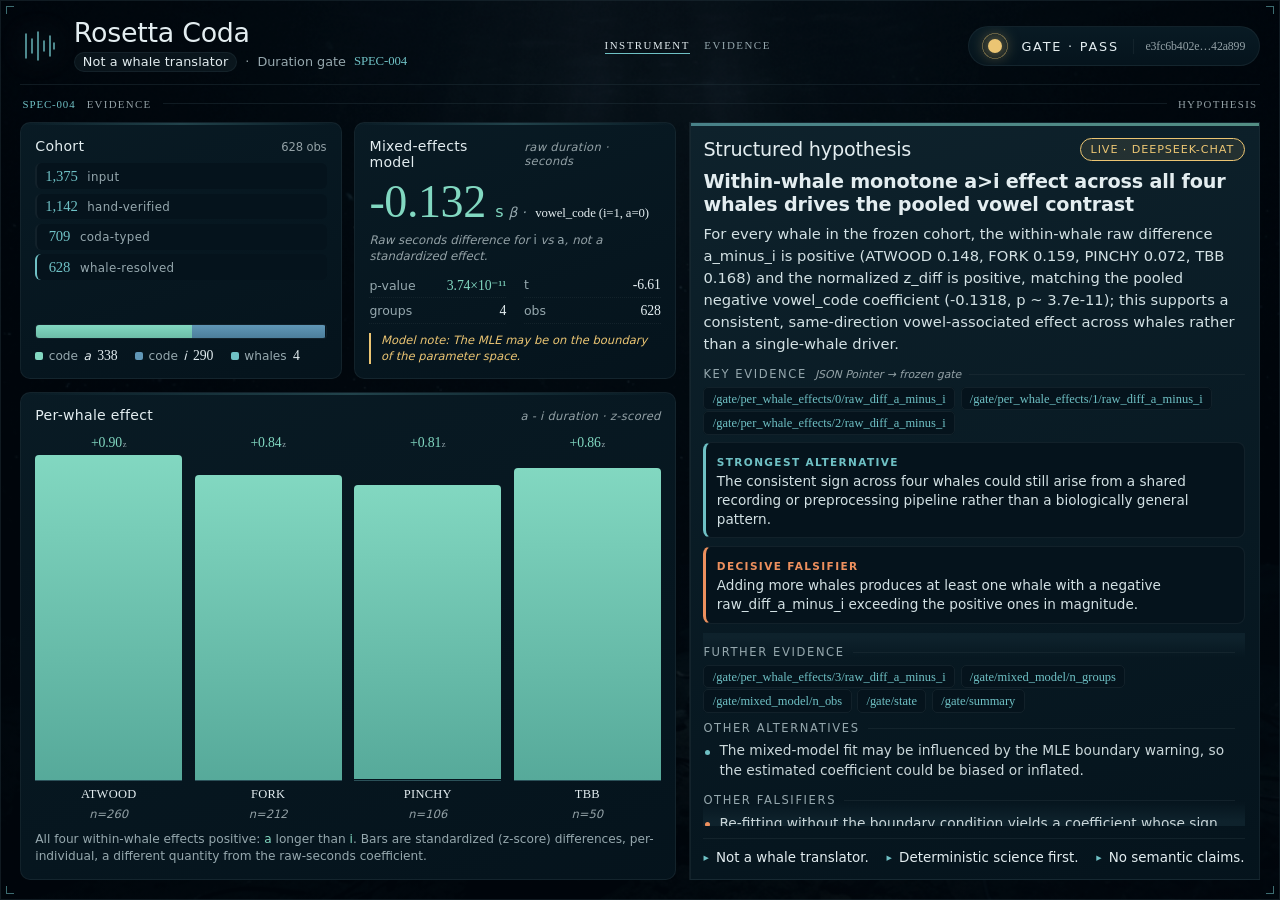
<file: index.html>
<!DOCTYPE html>
<html lang="en">
<head>
  <meta charset="utf-8" />
  <meta name="viewport" content="width=device-width, initial-scale=1" />
  <title>Rosetta Coda: Duration Gate Instrument</title>
  <meta name="description" content="A deterministic duration-gate instrument for sperm-whale coda research. Not a whale translator." />
  <link rel="canonical" href="/" />
  <link rel="icon" href="data:image/svg+xml,%3Csvg xmlns='http://www.w3.org/2000/svg' viewBox='0 0 40 40'%3E%3Cg fill='none' stroke='%235fd0c4' stroke-width='2.4' stroke-linecap='round'%3E%3Cline x1='7' y1='9' x2='7' y2='31'/%3E%3Cline x1='15' y1='6' x2='15' y2='34'/%3E%3Cline x1='23' y1='14' x2='23' y2='26'/%3E%3Cline x1='31' y1='10' x2='31' y2='30'/%3E%3C/g%3E%3C/svg%3E" />
  <link rel="stylesheet" href="/demo/styles.css" />
</head>
<body>
  <div class="particles" aria-hidden="true">
    <span class="particle"></span><span class="particle"></span><span class="particle"></span>
    <span class="particle"></span><span class="particle"></span><span class="particle"></span>
    <span class="particle"></span><span class="particle"></span><span class="particle"></span>
    <span class="particle"></span><span class="particle"></span><span class="particle"></span>
    <span class="particle"></span><span class="particle"></span><span class="particle"></span>
  </div>
  <div class="whale-bg" aria-hidden="true"></div>

  <a class="skip-link" href="#hypothesis">Skip to hypothesis</a>

  <main class="instrument" aria-label="Rosetta Coda duration-gate instrument">
    <span class="frame-mark frame-mark--tl" aria-hidden="true"></span>
    <span class="frame-mark frame-mark--tr" aria-hidden="true"></span>
    <span class="frame-mark frame-mark--bl" aria-hidden="true"></span>
    <span class="frame-mark frame-mark--br" aria-hidden="true"></span>

    <header class="masthead">
      <div class="ident">
        <span class="ident__mark" aria-hidden="true">
          <svg viewBox="0 0 40 40" width="40" height="40" aria-hidden="true" focusable="false">
            <g fill="none" stroke="currentColor" stroke-width="1.4" stroke-linecap="round">
              <line class="ct-line" x1="6"  y1="8" x2="6"  y2="32" />
              <line class="ct-line" x1="12" y1="13" x2="12" y2="27" />
              <line class="ct-line" x1="18" y1="6" x2="18" y2="34" />
              <line class="ct-line" x1="24" y1="15" x2="24" y2="25" />
              <line class="ct-line" x1="30" y1="10" x2="30" y2="30" />
              <line class="ct-line" x1="34" y1="17" x2="34" y2="23" />
            </g>
          </svg>
        </span>
        <div class="ident__text">
          <h1>Rosetta&nbsp;Coda</h1>
          <p class="ident__sub"><span class="ident__tag">Not a whale translator</span><span class="ident__sep" aria-hidden="true">·</span>Duration gate <span class="mono">SPEC-004</span></p>
        </div>
      </div>

      <nav class="site-nav" aria-label="Site">
        <a href="/" aria-current="page">Instrument</a>
        <a href="/evidence">Evidence</a>
      </nav>

      <div class="status" role="status" aria-live="polite">
        <span class="status__lamp-wrap" data-state="loading" id="lamp-wrap" aria-hidden="true">
          <span class="status__lamp" data-state="loading" aria-hidden="true"></span>
        </span>
        <span class="status__label" id="gate-state-label">Reading artifact…</span>
        <span class="status__hash mono" id="gate-hash" title="Frozen artifact SHA-256">—</span>
      </div>
    </header>

    <p class="rail" aria-hidden="true">
      <span class="mono">SPEC-004</span>
      <span>evidence</span>
      <span class="rail__rule"></span>
      <span>hypothesis</span>
    </p>

    <section class="evidence" aria-label="Deterministic evidence">
      <article class="panel panel--cohort">
        <h2 class="panel__title">Cohort <span class="panel__meta mono" id="cohort-total">—</span></h2>
        <ol class="funnel" id="funnel" aria-label="Cohort filtering funnel">
          <li class="funnel__step is-skeleton"><span class="funnel__n mono">—</span><span class="funnel__k">input</span></li>
        </ol>
        <div class="split" aria-label="Vowel-code split of the analysed cohort">
          <div class="split__bar" id="split-bar" role="img" aria-label="Vowel split bar">
            <span class="split__seg split__seg--a" id="seg-a" style="flex:1"></span>
            <span class="split__seg split__seg--i" id="seg-i" style="flex:1"></span>
          </div>
          <dl class="split__legend">
            <div><dt><span class="dot dot--a"></span>code <em>a</em></dt><dd class="mono" id="n-a">—</dd></div>
            <div><dt><span class="dot dot--i"></span>code <em>i</em></dt><dd class="mono" id="n-i">—</dd></div>
            <div><dt><span class="dot dot--w"></span>whales</dt><dd class="mono" id="n-groups">—</dd></div>
          </dl>
        </div>
      </article>

      <article class="panel panel--model">
        <h2 class="panel__title">Mixed-effects model <span class="panel__meta">raw duration · seconds</span></h2>
        <p class="coef">
          <span class="coef__value mono" id="coef-value">—</span>
          <span class="coef__unit"><span class="coef__s">s</span> β&nbsp;·&nbsp;<span id="coef-label" class="mono">vowel code</span></span>
        </p>
        <p class="coef__note">Raw seconds difference for <em>i</em> vs <em>a</em>, not a standardized effect.</p>
        <dl class="stats">
          <div><dt>p-value</dt><dd class="mono" id="p-value">—</dd></div>
          <div><dt>t</dt><dd class="mono" id="t-value">—</dd></div>
          <div><dt>groups</dt><dd class="mono" id="m-groups">—</dd></div>
          <div><dt>obs</dt><dd class="mono" id="m-obs">—</dd></div>
        </dl>
        <p class="warn" id="model-warn" hidden></p>
      </article>

      <article class="panel panel--whales">
        <h2 class="panel__title">Per-whale effect <span class="panel__meta">a - i duration · z-scored</span></h2>
        <div class="whales" id="whales" aria-label="Within-whale a-minus-i standardized duration effects">
          <p class="empty">No whale effects loaded.</p>
        </div>
        <p class="whales__foot">All four within-whale effects positive: <em>a</em> longer than <em>i</em>. Bars are standardized (z-score) differences, per-individual, a different quantity from the raw-seconds coefficient.</p>
      </article>
    </section>

    <section class="hypo" id="hypothesis" aria-label="Structured hypothesis">
      <div class="hypo__head">
        <h2>Structured hypothesis</h2>
        <span class="hypo__origin" id="hypo-origin" data-origin="mock">Preview · no live model call yet</span>
      </div>
      <div class="hypo__pinned" id="hypo-pinned">
        <p class="empty">Awaiting evidence…</p>
      </div>
      <div class="hypo__detail" id="hypo-detail" aria-busy="true"></div>
      <div class="creed" aria-label="Instrument principles">
        <span>Not a whale translator.</span>
        <span>Deterministic science first.</span>
        <span>No semantic claims.</span>
      </div>
    </section>
  </main>

  <div class="toast" id="toast" role="alert" hidden></div>
  <script src="/demo/app.js" defer></script>
</body>
</html>
</file>
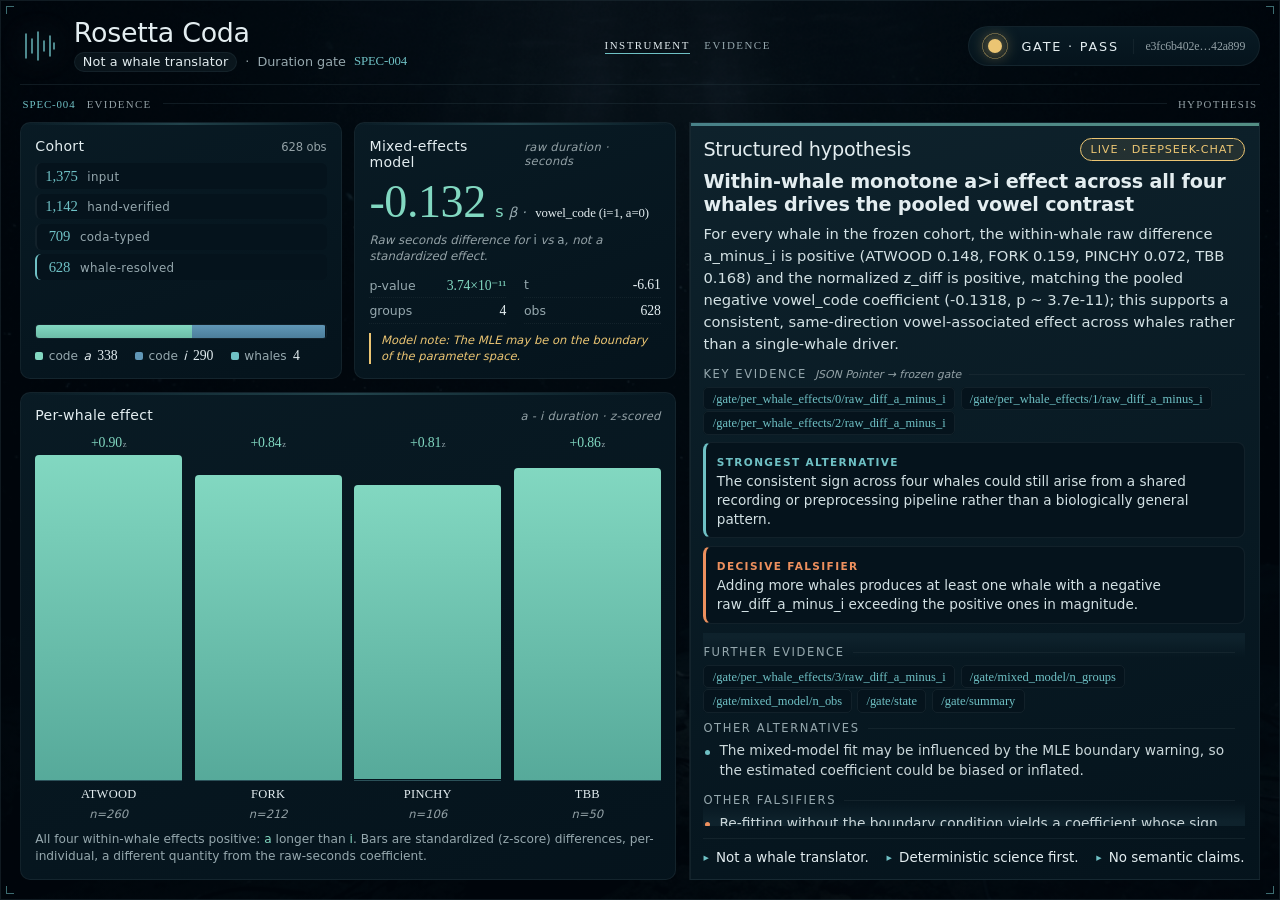
<file: demo/index.html>
<!DOCTYPE html>
<html lang="en">
<head>
  <meta charset="utf-8" />
  <meta name="viewport" content="width=device-width, initial-scale=1" />
  <meta http-equiv="refresh" content="0; url=/" />
  <link rel="canonical" href="/" />
  <title>Rosetta Coda: Duration Gate Instrument</title>
  <script>location.replace("/");</script>
</head>
<body>
  <p><a href="/">Rosetta Coda instrument</a></p>
</body>
</html>
</file>
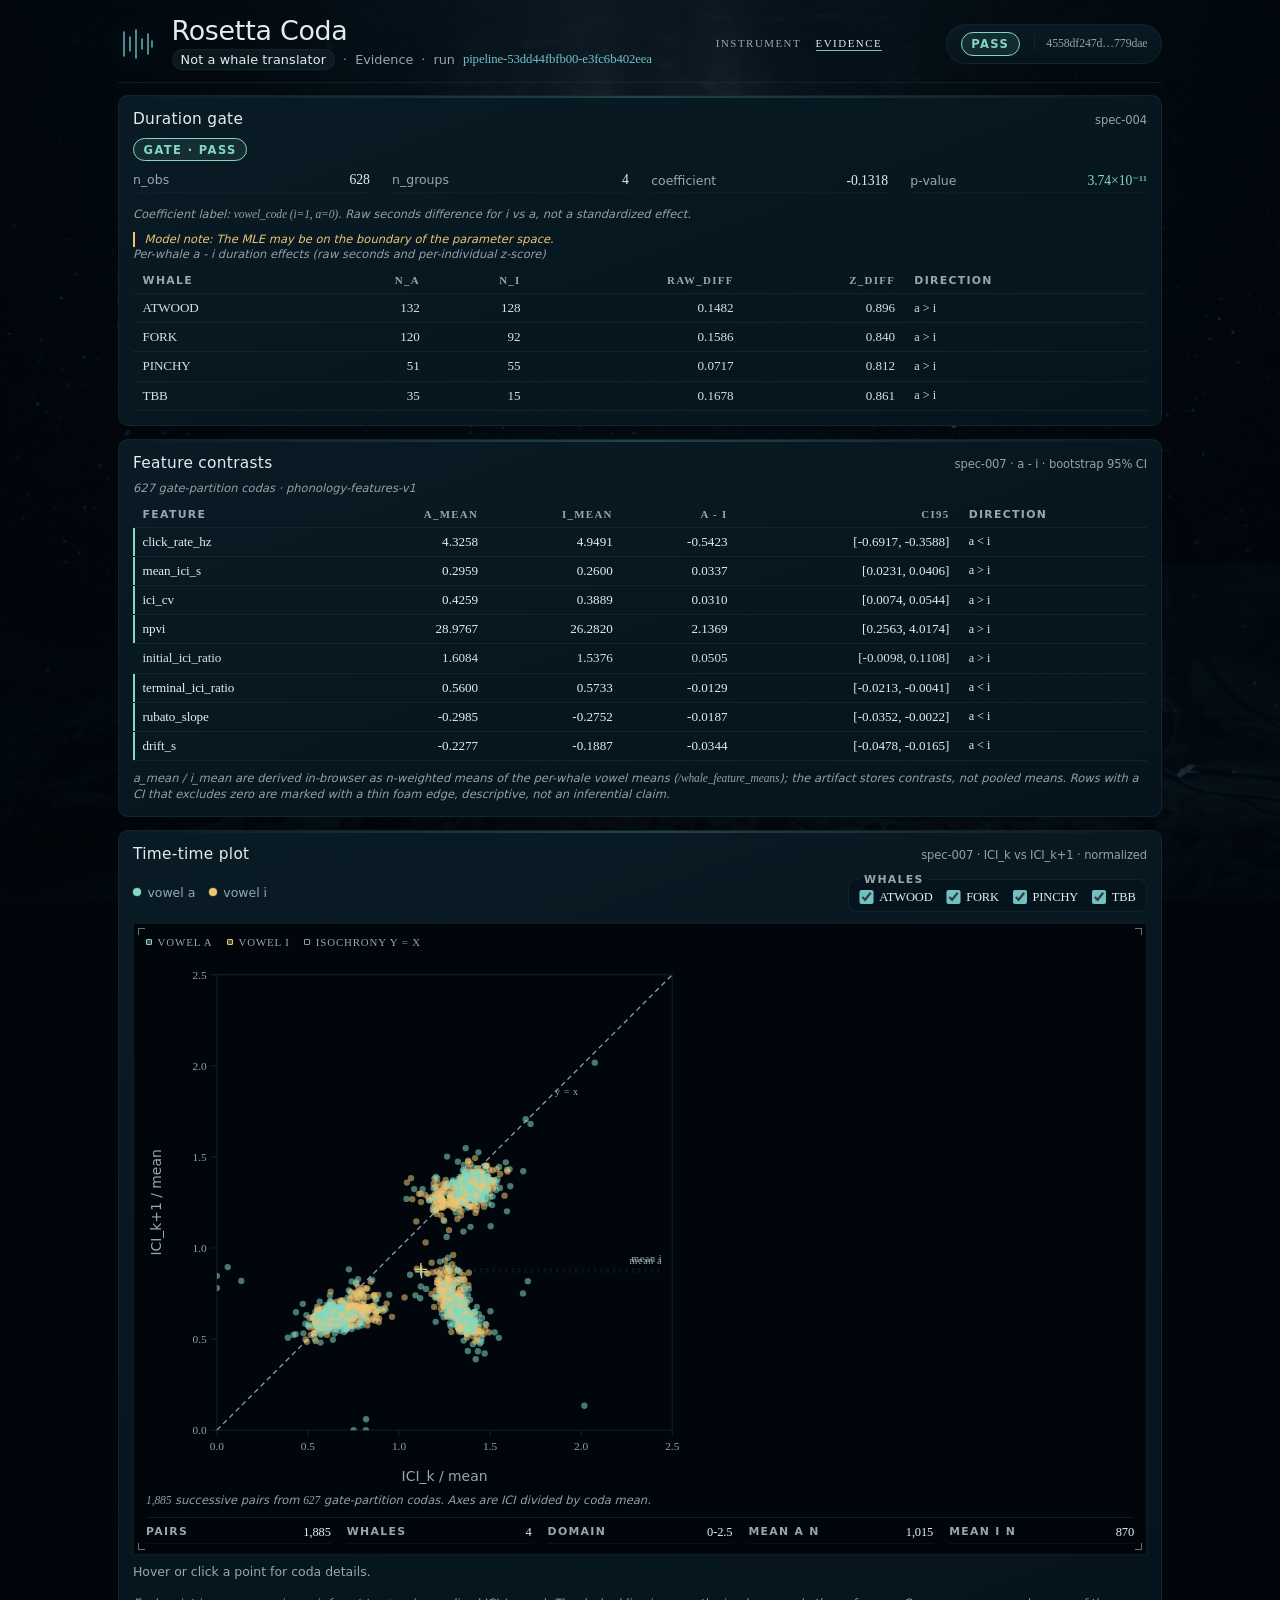
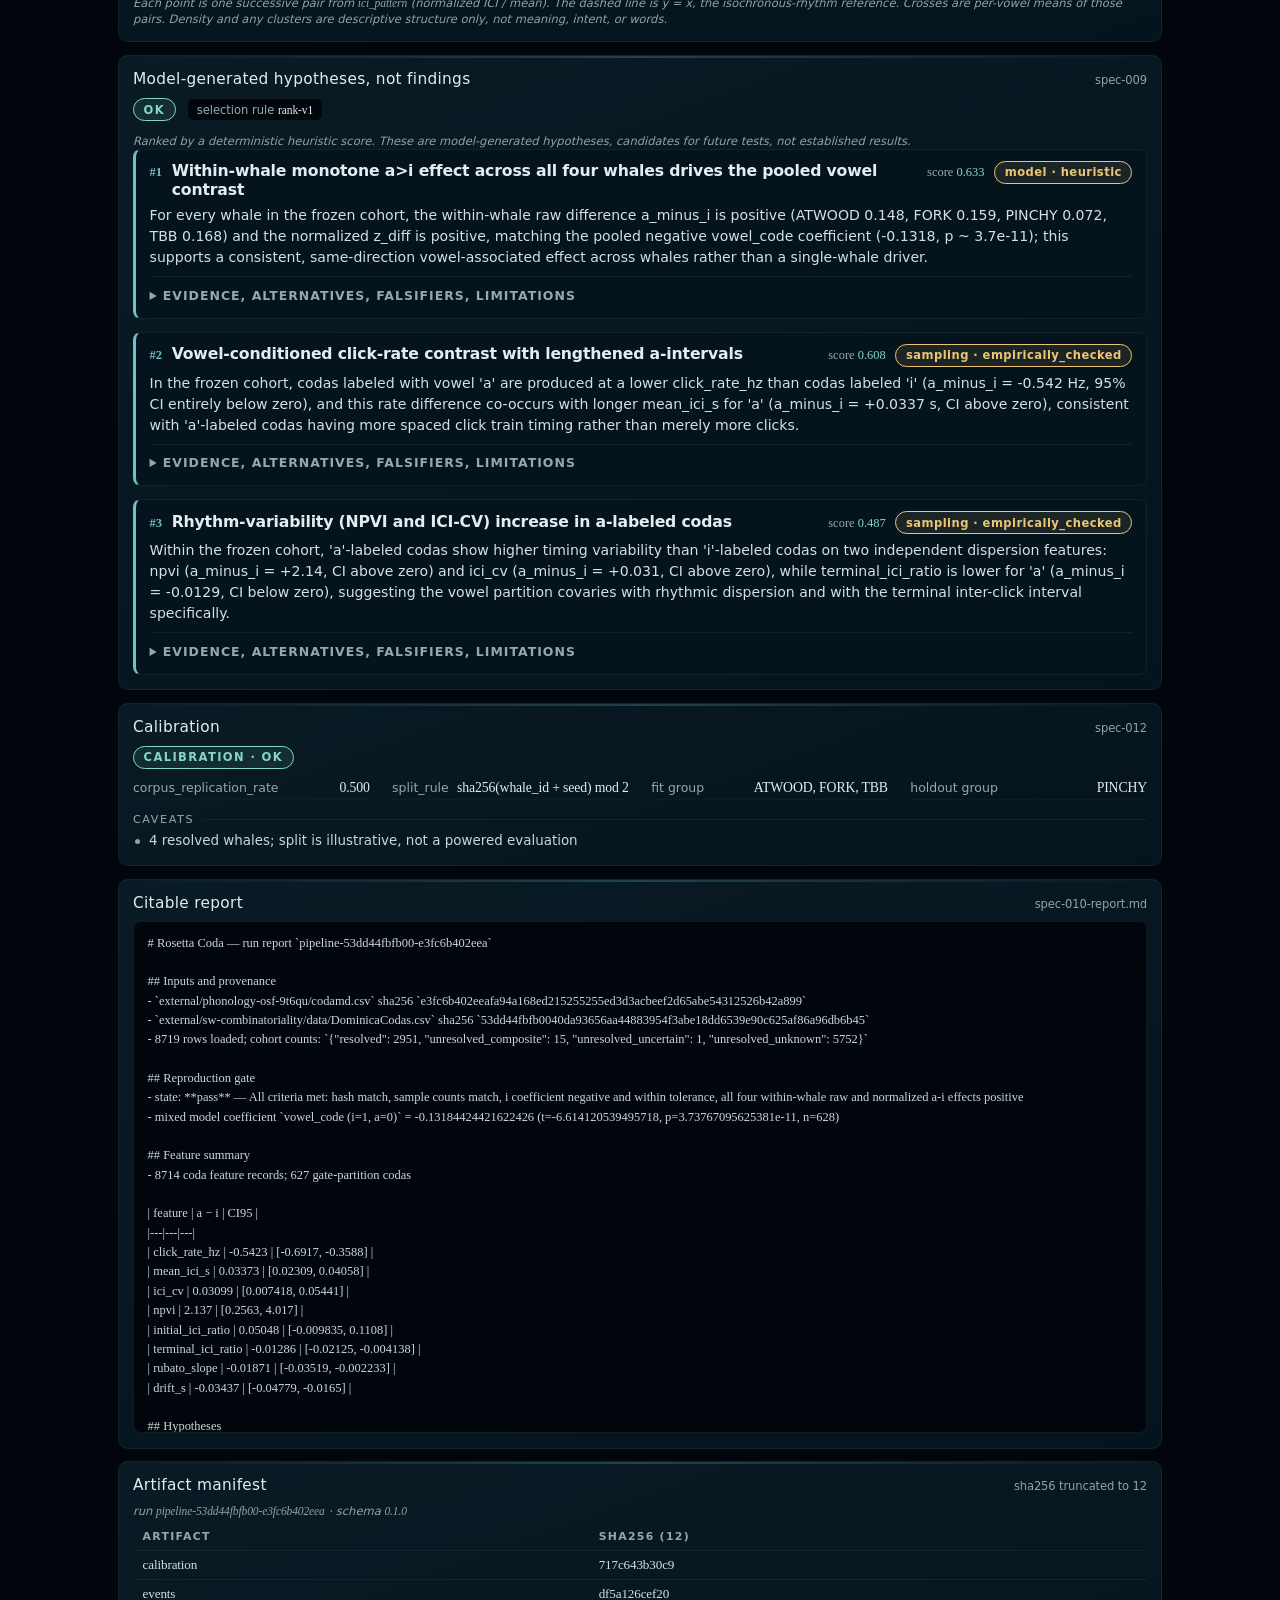
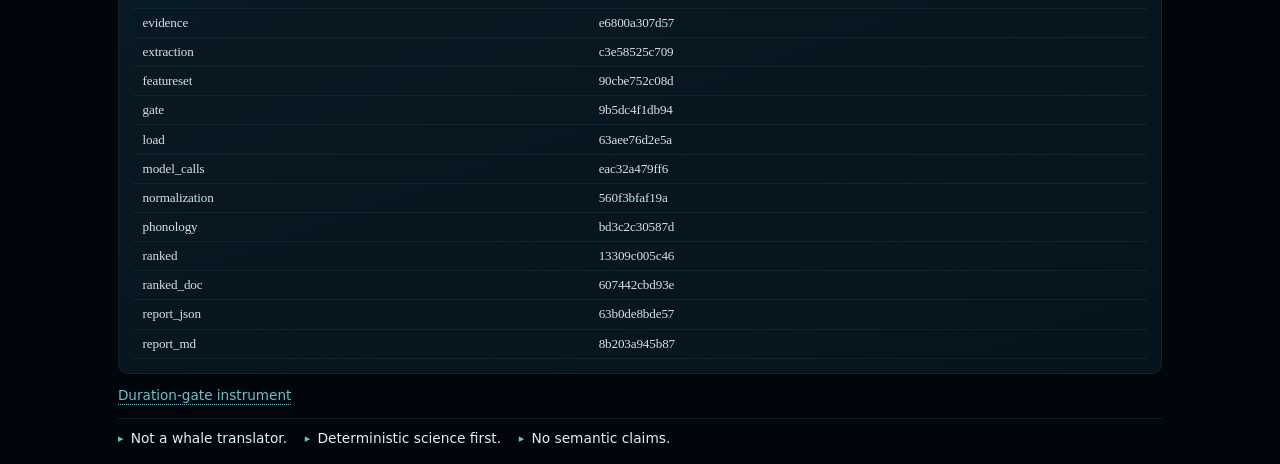
<file: research/index.html>
<!DOCTYPE html>
<html lang="en">
<head>
  <meta charset="utf-8" />
  <meta name="viewport" content="width=device-width, initial-scale=1" />
  <title>Rosetta Coda: Evidence</title>
  <link rel="canonical" href="/evidence" />
  <meta name="description" content="Static research console rendering the frozen Rosetta Coda release artifacts. Not a whale translator." />
  <link rel="icon" href="data:image/svg+xml,%3Csvg xmlns='http://www.w3.org/2000/svg' viewBox='0 0 40 40'%3E%3Cg fill='none' stroke='%235fd0c4' stroke-width='2.4' stroke-linecap='round'%3E%3Cline x1='7' y1='9' x2='7' y2='31'/%3E%3Cline x1='15' y1='6' x2='15' y2='34'/%3E%3Cline x1='23' y1='14' x2='23' y2='26'/%3E%3Cline x1='31' y1='10' x2='31' y2='30'/%3E%3C/g%3E%3C/svg%3E" />
  <link rel="stylesheet" href="/research/research.css" />
</head>
<body>
  <div class="particles" aria-hidden="true">
    <span class="particle"></span><span class="particle"></span><span class="particle"></span>
    <span class="particle"></span><span class="particle"></span><span class="particle"></span>
    <span class="particle"></span><span class="particle"></span><span class="particle"></span>
    <span class="particle"></span><span class="particle"></span><span class="particle"></span>
  </div>
  <div class="whale-bg" aria-hidden="true"></div>

  <a class="skip-link" href="#main">Skip to content</a>

  <div class="console">
    <!-- ══ a) Header ══ -->
    <header class="masthead">
      <div class="ident">
        <span class="ident__mark" aria-hidden="true">
          <svg viewBox="0 0 40 40" width="40" height="40" aria-hidden="true" focusable="false">
            <g fill="none" stroke="currentColor" stroke-width="1.4" stroke-linecap="round">
              <line class="ct-line" x1="6"  y1="8" x2="6"  y2="32" />
              <line class="ct-line" x1="12" y1="13" x2="12" y2="27" />
              <line class="ct-line" x1="18" y1="6" x2="18" y2="34" />
              <line class="ct-line" x1="24" y1="15" x2="24" y2="25" />
              <line class="ct-line" x1="30" y1="10" x2="30" y2="30" />
              <line class="ct-line" x1="34" y1="17" x2="34" y2="23" />
            </g>
          </svg>
        </span>
        <div class="ident__text">
          <h1>Rosetta&nbsp;Coda</h1>
          <p class="ident__sub">
            <span class="ident__tag">Not a whale translator</span><span class="ident__sep" aria-hidden="true">·</span>Evidence
            <span class="ident__sep" aria-hidden="true">·</span>run <span class="mono" id="run-id">—</span>
          </p>
        </div>
      </div>

      <nav class="site-nav" aria-label="Site">
        <a href="/">Instrument</a>
        <a href="/evidence" aria-current="page">Evidence</a>
      </nav>

      <div class="status" role="status" aria-live="polite">
        <span class="badge" data-state="loading" id="verdict-badge" aria-label="gate verdict: loading">…</span>
        <span class="status__hash mono" id="manifest-sha" title="Manifest SHA-256">—</span>
      </div>
    </header>

    <main id="main" aria-label="Research console sections">

      <!-- ══ b) Gate card ══ -->
      <section class="panel" id="sec-gate" aria-labelledby="sec-gate-title">
        <h2 class="panel__title" id="sec-gate-title">
          Duration gate <span class="panel__meta mono">spec-004</span>
        </h2>
        <div class="section-body" aria-busy="true">
          <p class="loading">Loading gate artifact…</p>
        </div>
      </section>

      <!-- ══ c) Feature contrasts ══ -->
      <section class="panel" id="sec-contrasts" aria-labelledby="sec-contrasts-title">
        <h2 class="panel__title" id="sec-contrasts-title">
          Feature contrasts <span class="panel__meta mono">spec-007 · a - i · bootstrap 95% CI</span>
        </h2>
        <div class="section-body" aria-busy="true">
          <p class="loading">Loading featureset artifact…</p>
        </div>
      </section>

      <!-- ══ d) Time-time plot ══ -->
      <section class="panel" id="sec-timetime" aria-labelledby="sec-timetime-title">
        <h2 class="panel__title" id="sec-timetime-title">
          Time-time plot <span class="panel__meta mono">spec-007 · ICI_k vs ICI_k+1 · normalized</span>
        </h2>
        <div class="section-body" aria-busy="true">
          <p class="loading">Loading featureset artifact…</p>
        </div>
      </section>

      <!-- ══ e) Ranked hypotheses ══ -->
      <section class="panel" id="sec-hypotheses" aria-labelledby="sec-hypotheses-title">
        <h2 class="panel__title" id="sec-hypotheses-title">
          Model-generated hypotheses, not findings
          <span class="panel__meta mono">spec-009</span>
        </h2>
        <div class="section-body" aria-busy="true">
          <p class="loading">Loading ranked hypotheses…</p>
        </div>
      </section>

      <!-- ══ f) Calibration ══ -->
      <section class="panel" id="sec-calibration" aria-labelledby="sec-calibration-title">
        <h2 class="panel__title" id="sec-calibration-title">
          Calibration <span class="panel__meta mono">spec-012</span>
        </h2>
        <div class="section-body" aria-busy="true">
          <p class="loading">Loading calibration artifact…</p>
        </div>
      </section>

      <!-- ══ g) Report ══ -->
      <section class="panel" id="sec-report" aria-labelledby="sec-report-title">
        <h2 class="panel__title" id="sec-report-title">
          Citable report <span class="panel__meta mono">spec-010-report.md</span>
        </h2>
        <div class="section-body" aria-busy="true">
          <p class="loading">Loading report…</p>
        </div>
      </section>
    </main>

    <!-- ══ h) Footer ══ -->
    <footer class="foot" aria-label="Artifact manifest and navigation">
      <section class="panel" id="sec-manifest" aria-labelledby="sec-manifest-title">
        <h2 class="panel__title" id="sec-manifest-title">
          Artifact manifest <span class="panel__meta mono">sha256 truncated to 12</span>
        </h2>
        <div class="section-body" aria-busy="true">
          <p class="loading">Loading manifest…</p>
        </div>
      </section>
      <nav class="foot__nav" aria-label="Site navigation">
        <a href="/">Duration-gate instrument</a>
      </nav>
      <p class="creed" aria-label="Instrument principles">
        <span>Not a whale translator.</span>
        <span>Deterministic science first.</span>
        <span>No semantic claims.</span>
      </p>
    </footer>
  </div>

  <script src="/research/research.js" defer></script>
</body>
</html>
</file>
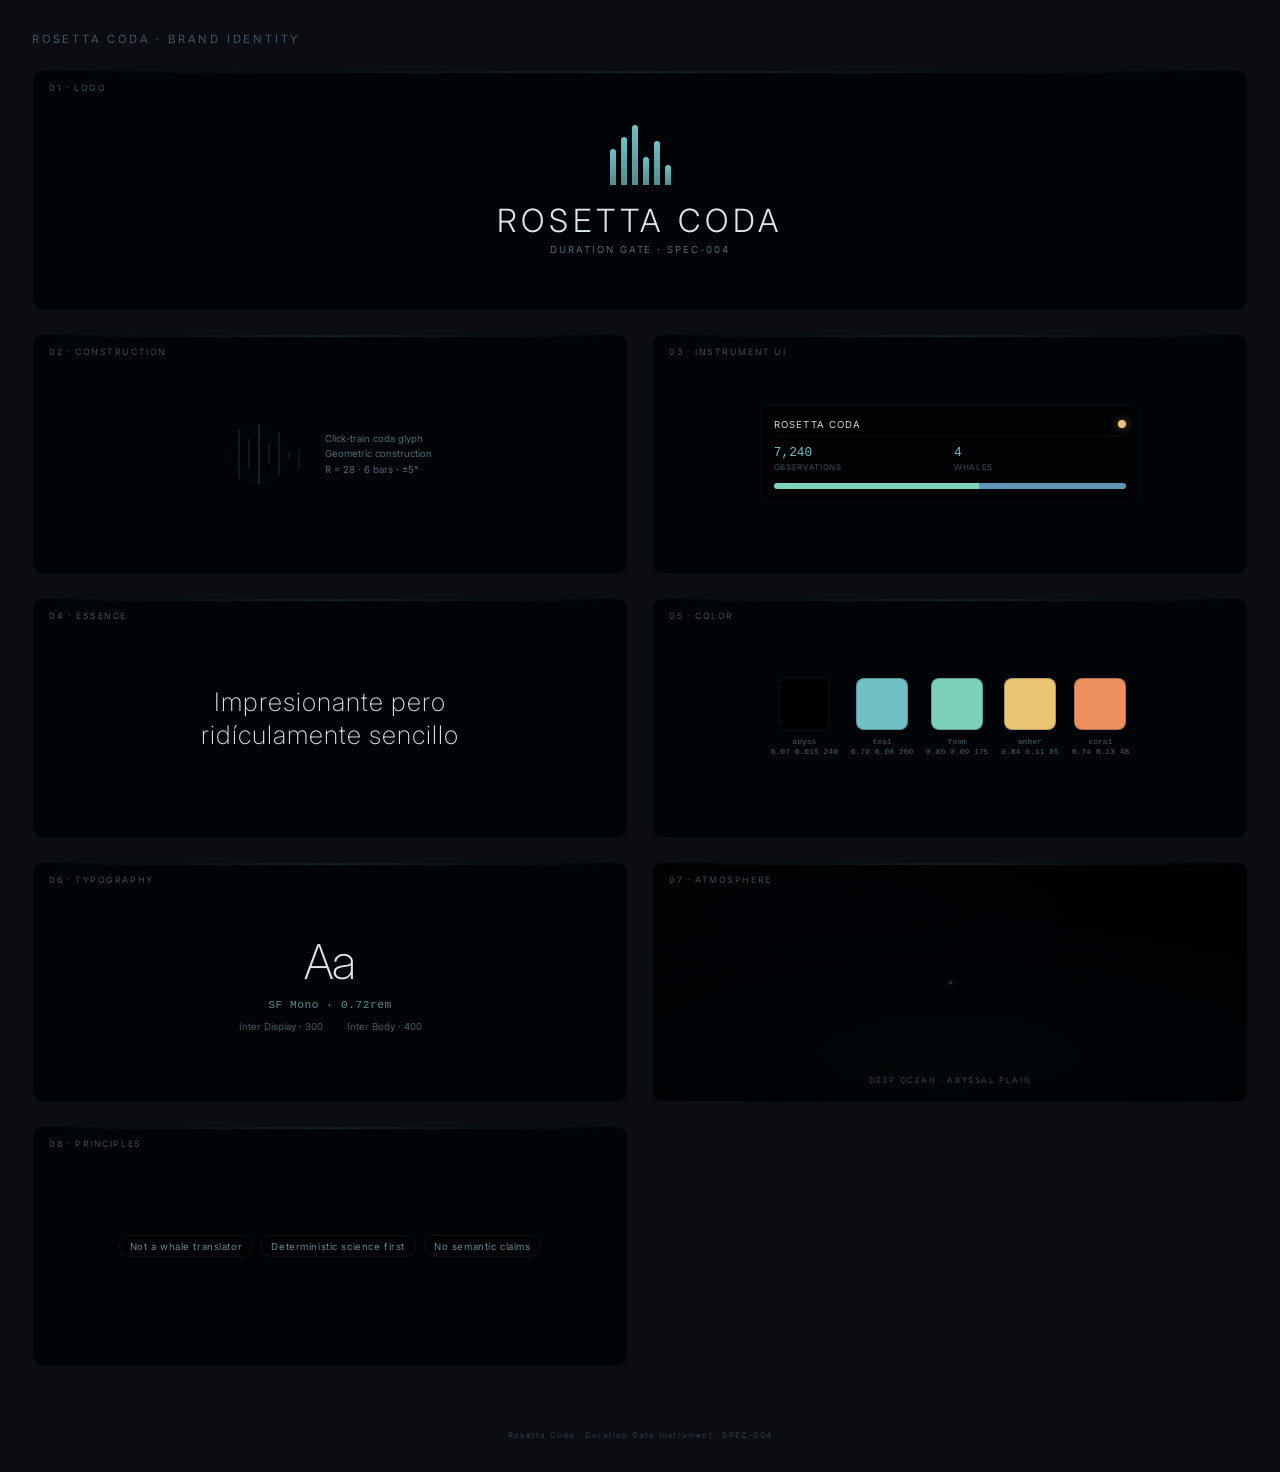
<file: demo/rosetta-coda-brandkit.html>
<!DOCTYPE html>
<html lang="en">
<head>
  <meta charset="utf-8">
  <meta name="viewport" content="width=device-width, initial-scale=1">
  <title>Rosetta Coda: Brand Identity</title>
  <link href="https://fonts.googleapis.com/css2?family=Inter:wght@200;300;400;500;600&display=swap" rel="stylesheet">
<style>
*, *::before, *::after { box-sizing: border-box; margin: 0; padding: 0; }
html { background: #0b0d12; }
body {
  font-family: "Inter", system-ui, sans-serif;
  color: oklch(0.88 0.01 215);
  background: #0b0d12;
  min-height: 100vh; display: flex; flex-direction: column;
  -webkit-font-smoothing: antialiased;
}

/* ── Canvas ── */
.canvas {
  max-width: 1400px; margin: 0 auto; padding: 2rem;
  width: 100%;
}
.canvas h1 {
  font-weight: 300; font-size: 0.7rem; letter-spacing: 0.25em; text-transform: uppercase;
  color: oklch(0.50 0.04 218); margin-bottom: 1.5rem;
}

/* ── Grid ── */
.grid {
  display: grid;
  grid-template-columns: 1fr 1fr;
  gap: 1.5rem;
}
.panel {
  background: oklch(0.10 0.016 236);
  border: 1px solid oklch(0.22 0.02 232 / 0.4);
  border-radius: 10px;
  padding: 2rem;
  position: relative;
  display: flex; flex-direction: column;
  align-items: center; justify-content: center;
  min-height: 240px;
}
.panel::before {
  content: ""; position: absolute; top: 0; left: 0; right: 0; height: 2px;
  background: linear-gradient(90deg, transparent, oklch(0.60 0.06 200 / 0.2), transparent);
}
.panel__label {
  position: absolute; top: 0.7rem; left: 1rem;
  font-size: 0.55rem; letter-spacing: 0.18em; text-transform: uppercase;
  color: oklch(0.40 0.03 220);
}
.panel--span2 { grid-column: span 2; }

/* ── Logo panel ── */
.logo-mark {
  display: flex; align-items: flex-end; gap: 5px; height: 60px;
  margin-bottom: 1rem;
}
.logo-mark .bar {
  width: 6px; border-radius: 3px 3px 0 0;
  background: linear-gradient(oklch(0.76 0.08 200), oklch(0.60 0.06 200));
  transition: height 0.3s ease;
}
.logo-mark .bar:nth-child(1) { height: 36px; }
.logo-mark .bar:nth-child(2) { height: 48px; }
.logo-mark .bar:nth-child(3) { height: 60px; }
.logo-mark .bar:nth-child(4) { height: 28px; }
.logo-mark .bar:nth-child(5) { height: 44px; }
.logo-mark .bar:nth-child(6) { height: 20px; }
.wordmark { text-align: center; }
.wordmark h2 {
  font-weight: 300; font-size: clamp(1.4rem, 2.5vw, 2rem);
  letter-spacing: 0.15em; text-transform: uppercase;
  color: oklch(0.92 0.01 210);
}
.wordmark .sub {
  font-size: 0.6rem; letter-spacing: 0.2em; text-transform: uppercase;
  color: oklch(0.50 0.04 218); margin-top: 0.3rem;
}

/* ── Logo construction ── */
.construction { display: flex; gap: 1rem; align-items: center; }
.construction .grid-lines {
  width: 80px; height: 80px; position: relative;
}
.construction .grid-lines svg { width: 100%; height: 100%; }
.construction .legend {
  font-size: 0.6rem; color: oklch(0.50 0.04 218);
  line-height: 1.6;
}

/* ── Tagline ── */
.tagline {
  font-weight: 200; font-size: clamp(1.1rem, 2vw, 1.6rem);
  letter-spacing: 0.04em; text-align: center;
  color: oklch(0.90 0.01 210);
  line-height: 1.3;
}

/* ── Color system ── */
.swatch-row { display: flex; gap: 0.8rem; flex-wrap: wrap; justify-content: center; }
.swatch {
  display: flex; flex-direction: column; align-items: center; gap: 0.4rem;
}
.swatch__color {
  width: 52px; height: 52px; border-radius: 8px;
  border: 1px solid oklch(0.30 0.02 230 / 0.3);
}
.swatch__label {
  font-family: "SF Mono", ui-monospace, monospace;
  font-size: 0.5rem; color: oklch(0.45 0.035 220);
  text-align: center; line-height: 1.3;
}

/* ── Dashboard mockup ── */
.dash-mock {
  width: 100%; max-width: 380px;
  background: oklch(0.08 0.014 238);
  border: 1px solid oklch(0.25 0.02 230 / 0.3);
  border-radius: 8px; padding: 0.8rem;
  display: grid; grid-template-columns: 1fr 1fr; gap: 0.5rem;
}
.dash-mock .header {
  grid-column: span 2;
  display: flex; justify-content: space-between; align-items: center;
  padding-bottom: 0.4rem; border-bottom: 1px solid oklch(0.25 0.02 230 / 0.2);
}
.dash-mock .header .name {
  font-size: 0.6rem; letter-spacing: 0.12em; text-transform: uppercase;
}
.dash-mock .header .lamp {
  width: 8px; height: 8px; border-radius: 50%;
  background: oklch(0.84 0.11 85);
  box-shadow: 0 0 10px oklch(0.84 0.11 85 / 0.5);
}
.dash-mock .stat {
  display: flex; flex-direction: column; gap: 0.15rem;
}
.dash-mock .stat .num {
  font-family: "SF Mono", ui-monospace, monospace;
  font-size: 0.8rem; font-weight: 500; color: oklch(0.76 0.08 200);
}
.dash-mock .stat .label {
  font-size: 0.5rem; letter-spacing: 0.08em; text-transform: uppercase;
  color: oklch(0.40 0.03 220);
}
.dash-mock .bar {
  grid-column: span 2; height: 6px; display: flex; border-radius: 3px; overflow: hidden;
  margin-top: 0.2rem;
}
.dash-mock .bar .seg { height: 100%; }
.dash-mock .bar .seg--a { background: oklch(0.80 0.09 175); flex: 7; }
.dash-mock .bar .seg--i { background: oklch(0.65 0.075 235); flex: 5; }

/* ── Typography panel ── */
.type-specimen { text-align: center; }
.type-specimen .display {
  font-size: clamp(2rem, 4vw, 3rem); font-weight: 200;
  letter-spacing: -0.02em; color: oklch(0.92 0.01 210);
}
.type-specimen .mono-spec {
  font-family: "SF Mono", ui-monospace, monospace;
  font-size: 0.7rem; color: oklch(0.60 0.06 200);
  letter-spacing: 0.05em; margin-top: 0.5rem;
}
.type-specimen .pairing {
  display: flex; gap: 1.5rem; justify-content: center; margin-top: 0.6rem;
  font-size: 0.6rem; color: oklch(0.45 0.035 220);
}

/* ── Badge chips ── */
.chips { display: flex; gap: 0.5rem; flex-wrap: wrap; justify-content: center; }
.chip {
  font-size: 0.6rem; letter-spacing: 0.06em;
  padding: 0.3rem 0.6rem; border-radius: 999px;
  border: 1px solid oklch(0.30 0.02 230 / 0.3);
  color: oklch(0.60 0.04 218);
  background: oklch(0.08 0.014 238);
}

/* ── Atmosphere ── */
.atmo {
  position: relative; overflow: hidden;
  min-height: 200px;
  background: radial-gradient(ellipse 80% 60% at 50% 80%, oklch(0.15 0.04 210 / 0.3), transparent),
              radial-gradient(ellipse 60% 40% at 30% 20%, oklch(0.12 0.03 250 / 0.2), transparent),
              oklch(0.06 0.01 242);
}
.atmo-dot {
  position: absolute; width: 3px; height: 3px; border-radius: 50%;
  background: oklch(0.76 0.08 200 / 0.3);
  box-shadow: 0 0 6px 2px oklch(0.76 0.08 200 / 0.1);
  animation: float linear infinite;
}
.atmo-dot:nth-child(1)  { left: 15%; bottom: -5%; animation-duration: 22s; animation-delay: 0s; }
.atmo-dot:nth-child(2)  { left: 40%; bottom: -5%; animation-duration: 26s; animation-delay: 3s; }
.atmo-dot:nth-child(3)  { left: 65%; bottom: -5%; animation-duration: 19s; animation-delay: 7s; }
.atmo-dot:nth-child(4)  { left: 85%; bottom: -5%; animation-duration: 24s; animation-delay: 2s; }
.atmo-dot:nth-child(5)  { left: 30%; bottom: -5%; animation-duration: 28s; animation-delay: 5s; }
.atmo-dot:nth-child(6)  { left: 55%; bottom: -5%; animation-duration: 21s; animation-delay: 9s; }
.atmo-dot:nth-child(7)  { left: 75%; bottom: -5%; animation-duration: 25s; animation-delay: 4s; }
.atmo-dot:nth-child(8)  { left: 10%; bottom: -5%; animation-duration: 30s; animation-delay: 8s; }
@keyframes float {
  0%   { transform: translateY(0) translateX(0); opacity: 0; }
  15%  { opacity: 0.8; }
  85%  { opacity: 0.4; }
  100% { transform: translateY(-250px) translateX(30px); opacity: 0; }
}
.atmo .atmo-label {
  position: absolute; bottom: 1rem; left: 50%; transform: translateX(-50%);
  font-size: 0.5rem; letter-spacing: 0.2em; text-transform: uppercase;
  color: oklch(0.35 0.025 220);
}

/* ── Footer ── */
.footer {
  text-align: center; padding: 2rem;
  font-size: 0.5rem; letter-spacing: 0.15em;
  color: oklch(0.35 0.025 220);
}

@media (max-width: 800px) {
  .grid { grid-template-columns: 1fr; }
  .panel--span2 { grid-column: span 1; }
  .logo-mark .bar:nth-child(3) { height: 48px; }
}
@media (prefers-reduced-motion: reduce) {
  .atmo-dot { animation: none; opacity: 0.4; }
}
</style>
</head>
<body>
  <div class="canvas">
    <h1>Rosetta Coda · Brand Identity</h1>
    <div class="grid">

      <!-- 1. Logo Cover -->
      <div class="panel panel--span2">
        <span class="panel__label">01 · Logo</span>
        <div class="logo-mark">
          <span class="bar"></span><span class="bar"></span><span class="bar"></span>
          <span class="bar"></span><span class="bar"></span><span class="bar"></span>
        </div>
        <div class="wordmark">
          <h2>Rosetta Coda</h2>
          <p class="sub">Duration Gate · SPEC-004</p>
        </div>
      </div>

      <!-- 2. Logo Construction -->
      <div class="panel">
        <span class="panel__label">02 · Construction</span>
        <div class="construction">
          <div class="grid-lines">
            <svg viewBox="0 0 80 80" fill="none">
              <line x1="10" y1="15" x2="10" y2="65" stroke="oklch(0.60 0.06 200 / 0.3)" stroke-width="1"/>
              <line x1="20" y1="25" x2="20" y2="55" stroke="oklch(0.60 0.06 200 / 0.3)" stroke-width="1"/>
              <line x1="30" y1="10" x2="30" y2="70" stroke="oklch(0.60 0.06 200 / 0.4)" stroke-width="1.2"/>
              <line x1="40" y1="30" x2="40" y2="50" stroke="oklch(0.60 0.06 200 / 0.3)" stroke-width="1"/>
              <line x1="50" y1="18" x2="50" y2="62" stroke="oklch(0.60 0.06 200 / 0.3)" stroke-width="1"/>
              <line x1="60" y1="38" x2="60" y2="45" stroke="oklch(0.60 0.06 200 / 0.3)" stroke-width="1"/>
              <line x1="70" y1="35" x2="70" y2="55" stroke="oklch(0.60 0.06 200 / 0.25)" stroke-width="1"/>
              <circle cx="30" cy="40" r="28" stroke="oklch(0.60 0.06 200 / 0.08)" stroke-width="0.5" fill="none"/>
              <circle cx="30" cy="40" r="22" stroke="oklch(0.60 0.06 200 / 0.06)" stroke-width="0.5" fill="none"/>
            </svg>
          </div>
          <div class="legend">
            Click-train coda glyph<br>
            Geometric construction<br>
            R = 28 · 6 bars · ±5°
          </div>
        </div>
      </div>

      <!-- 3. Digital Application -->
      <div class="panel">
        <span class="panel__label">03 · Instrument UI</span>
        <div class="dash-mock">
          <div class="header">
            <span class="name">Rosetta Coda</span>
            <span class="lamp"></span>
          </div>
          <div class="stat">
            <span class="num">7,240</span>
            <span class="label">observations</span>
          </div>
          <div class="stat">
            <span class="num">4</span>
            <span class="label">whales</span>
          </div>
          <div class="bar">
            <span class="seg seg--a"></span>
            <span class="seg seg--i"></span>
          </div>
        </div>
      </div>

      <!-- 4. Brand Essence -->
      <div class="panel">
        <span class="panel__label">04 · Essence</span>
        <p class="tagline">Impresionante pero<br>ridículamente sencillo</p>
      </div>

      <!-- 5. Color System -->
      <div class="panel">
        <span class="panel__label">05 · Color</span>
        <div class="swatch-row">
          <div class="swatch">
            <div class="swatch__color" style="background:oklch(0.07 0.015 240)"></div>
            <span class="swatch__label">abyss<br>0.07 0.015 240</span>
          </div>
          <div class="swatch">
            <div class="swatch__color" style="background:oklch(0.76 0.08 200)"></div>
            <span class="swatch__label">teal<br>0.76 0.08 200</span>
          </div>
          <div class="swatch">
            <div class="swatch__color" style="background:oklch(0.80 0.09 175)"></div>
            <span class="swatch__label">foam<br>0.80 0.09 175</span>
          </div>
          <div class="swatch">
            <div class="swatch__color" style="background:oklch(0.84 0.11 85)"></div>
            <span class="swatch__label">amber<br>0.84 0.11 85</span>
          </div>
          <div class="swatch">
            <div class="swatch__color" style="background:oklch(0.74 0.13 48)"></div>
            <span class="swatch__label">coral<br>0.74 0.13 48</span>
          </div>
        </div>
      </div>

      <!-- 6. Typography -->
      <div class="panel">
        <span class="panel__label">06 · Typography</span>
        <div class="type-specimen">
          <div class="display">Aa</div>
          <div class="mono-spec">SF Mono · 0.72rem</div>
          <div class="pairing">
            <span>Inter Display · 300</span>
            <span>Inter Body · 400</span>
          </div>
        </div>
      </div>

      <!-- 7. Atmosphere -->
      <div class="panel atmo">
        <span class="panel__label" style="color:oklch(0.40 0.03 220)">07 · Atmosphere</span>
        <span class="atmo-dot"></span><span class="atmo-dot"></span>
        <span class="atmo-dot"></span><span class="atmo-dot"></span>
        <span class="atmo-dot"></span><span class="atmo-dot"></span>
        <span class="atmo-dot"></span><span class="atmo-dot"></span>
        <span class="atmo-label">Deep ocean · Abyssal plain</span>
      </div>

      <!-- 8. System Detail -->
      <div class="panel">
        <span class="panel__label">08 · Principles</span>
        <div class="chips">
          <span class="chip">Not a whale translator</span>
          <span class="chip">Deterministic science first</span>
          <span class="chip">No semantic claims</span>
        </div>
      </div>

    </div>
  </div>
  <footer class="footer">Rosetta Coda · Duration Gate Instrument · SPEC-004</footer>
</body>
</html>
</file>
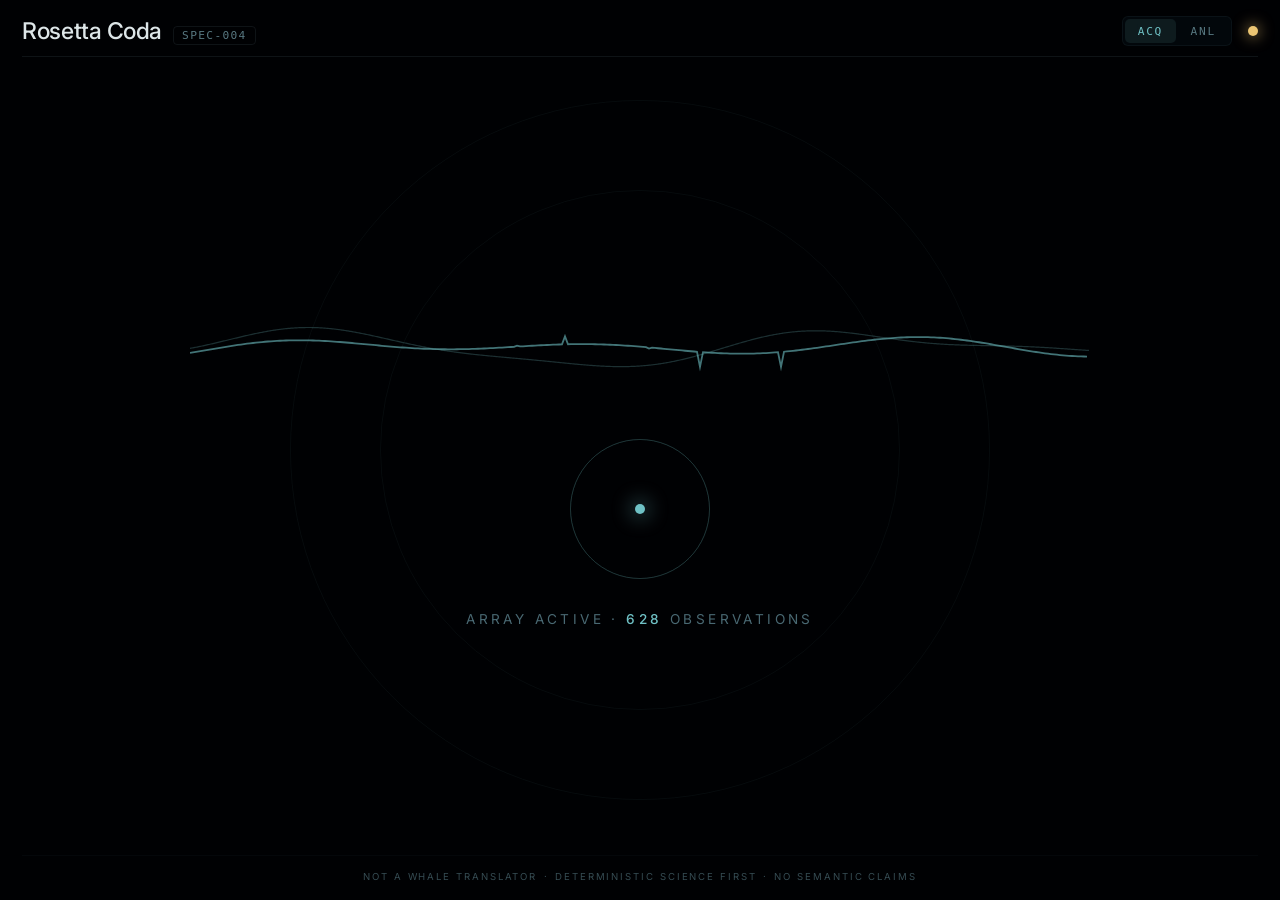
<file: demo/rosetta-coda-v2.html>
<!DOCTYPE html>
<html lang="en">
<head>
  <meta charset="utf-8">
  <meta name="viewport" content="width=device-width, initial-scale=1">
  <title>Rosetta Coda: Hydrophone Station</title>
  <link href="https://fonts.googleapis.com/css2?family=Inter:wght@300;400;500;600&display=swap" rel="stylesheet">
<style>
*, *::before, *::after { box-sizing: border-box; margin: 0; padding: 0; }
html, body { width: 100%; height: 100%; overflow: hidden; }
body {
  background: oklch(0.07 0.015 240);
  font-family: "Inter", system-ui, sans-serif;
  color: oklch(0.88 0.01 215);
  -webkit-font-smoothing: antialiased;
}

/* ── Sonar ring background ── */
.sonar-bg {
  position: fixed; inset: 0; z-index: 0;
  display: grid; place-items: center; pointer-events: none;
}
.sonar-bg::before, .sonar-bg::after {
  content: ""; position: absolute;
  border-radius: 50%;
  border: 1px solid oklch(0.60 0.06 200 / 0.08);
  animation: sonarPulse 6s ease-out infinite;
}
.sonar-bg::before { width: min(80vw, 700px); height: min(80vw, 700px); }
.sonar-bg::after { width: min(60vw, 520px); height: min(60vw, 520px);
  animation-delay: 2s; animation-duration: 5s; }
@keyframes sonarPulse {
  0%   { transform: scale(0.85); opacity: 0; }
  15%  { opacity: 0.6; }
  60%  { opacity: 0.15; }
  100% { transform: scale(1.6); opacity: 0; }
}

/* ── Instrument frame ── */
.instrument {
  position: relative; z-index: 1;
  height: 100vh; height: 100dvh;
  display: flex; flex-direction: column;
  padding: 1rem 1.4rem;
  max-width: 1560px; margin: 0 auto;
}

/* ── Masthead ── */
.masthead {
  display: flex; align-items: center; justify-content: space-between;
  flex: none; padding-bottom: 0.6rem;
  border-bottom: 1px solid oklch(0.30 0.02 230 / 0.4);
}
.ident { display: flex; align-items: baseline; gap: 0.7rem; }
.ident h1 {
  font-weight: 500; font-size: clamp(1.2rem, 1.8vw, 1.6rem);
  letter-spacing: -0.02em; color: oklch(0.92 0.01 210);
}
.ident .spec {
  font-family: "SF Mono", ui-monospace, monospace;
  font-size: 0.7rem; letter-spacing: 0.12em; text-transform: uppercase;
  color: oklch(0.55 0.04 218);
  padding: 0.15rem 0.5rem;
  border: 1px solid oklch(0.30 0.02 230 / 0.4);
  border-radius: 4px;
}
.controls { display: flex; align-items: center; gap: 1rem; }

.mode-toggle { display: flex; gap: 2px;
  background: oklch(0.12 0.018 236);
  border-radius: 6px; padding: 2px;
  border: 1px solid oklch(0.25 0.02 230 / 0.4);
}
.mode-toggle button {
  font-family: "SF Mono", ui-monospace, monospace;
  font-size: 0.7rem; letter-spacing: 0.15em;
  padding: 0.35rem 0.8rem; border: 0; border-radius: 5px;
  cursor: pointer; transition: background 0.15s ease, color 0.15s ease, transform 0.1s ease;
  background: transparent; color: oklch(0.55 0.04 218);
  text-transform: uppercase;
}
.mode-toggle button:active { transform: scale(0.96); }
.mode-toggle button.active {
  background: oklch(0.60 0.06 200 / 0.15);
  color: oklch(0.76 0.08 200);
}
.mode-toggle button:hover:not(.active) { color: oklch(0.70 0.04 215); }

.lamp {
  width: 10px; height: 10px; border-radius: 50%;
  background: oklch(0.55 0.04 218);
  flex: none;
}
.lamp[data-state="loading"] { background: oklch(0.76 0.08 200);
  box-shadow: 0 0 12px 2px oklch(0.76 0.08 200 / 0.4);
  animation: blink 1.1s steps(2) infinite; }
.lamp[data-state="pass"] { background: oklch(0.84 0.11 85);
  box-shadow: 0 0 14px 2px oklch(0.84 0.11 85 / 0.5);
  animation: pulse 2.6s ease-in-out infinite; }
.lamp[data-state="fail"] { background: oklch(0.74 0.13 48);
  box-shadow: 0 0 14px 2px oklch(0.74 0.13 48 / 0.5); }
@keyframes blink { 0% { opacity: 0.3; } 100% { opacity: 1; } }
@keyframes pulse { 0%, 100% { opacity: 1; } 50% { opacity: 0.5; } }

/* ── Viewport ── */
.viewport {
  flex: 1; min-height: 0; position: relative;
  margin-top: 0.6rem;
}

/* ── Scenes ── */
.scene {
  position: absolute; inset: 0;
  transition: opacity 0.4s ease, transform 0.4s ease;
}
.scene--hidden {
  opacity: 0; transform: scale(0.98);
  pointer-events: none;
}

/* ── Acquisition scene ── */
.scene--acq {
  display: flex; flex-direction: column;
  align-items: center; justify-content: center;
  gap: 2rem;
}
.waveform-container {
  width: 100%; max-width: 900px; height: 120px;
  position: relative;
}
.waveform-container canvas {
  width: 100%; height: 100%;
  border-radius: 6px;
}
.sonar-center {
  width: 140px; height: 140px; position: relative;
  display: grid; place-items: center;
}
.sonar-center .ring {
  position: absolute; inset: 0;
  border-radius: 50%;
  border: 1px solid oklch(0.60 0.06 200 / 0.15);
  animation: sonarCenter 3s ease-out infinite;
}
.sonar-center .ring:nth-child(2) { animation-delay: 1s; }
.sonar-center .ring:nth-child(3) { animation-delay: 2s; }
@keyframes sonarCenter {
  0%   { transform: scale(0.6); opacity: 0; }
  20%  { opacity: 0.5; }
  100% { transform: scale(1.8); opacity: 0; }
}
.sonar-center .dot {
  width: 10px; height: 10px; border-radius: 50%;
  background: oklch(0.76 0.08 200);
  box-shadow: 0 0 20px 4px oklch(0.76 0.08 200 / 0.4);
}
.acq-label {
  font-size: 0.85rem; letter-spacing: 0.25em; text-transform: uppercase;
  color: oklch(0.50 0.04 218);
}
.acq-label .count {
  color: oklch(0.76 0.08 200); font-weight: 500;
}

/* ── Analysis scene ── */
.scene--anl {
  display: grid;
  grid-template-columns: 1.15fr 0.85fr;
  grid-template-rows: auto 1fr;
  grid-template-areas:
    "cohort  hypo"
    "readout hypo";
  gap: 0.7rem;
}

/* Evidence readout panel */
.evid-panel {
  background: oklch(0.10 0.016 236);
  border: 1px solid oklch(0.25 0.02 230 / 0.3);
  border-radius: 8px;
  padding: 0.8rem 0.9rem;
  position: relative; overflow: hidden;
  opacity: 0; transform: translateY(8px);
  transition: opacity 0.4s cubic-bezier(0.16, 1, 0.3, 1),
              transform 0.4s cubic-bezier(0.16, 1, 0.3, 1);
}
.evid-panel--visible { opacity: 1; transform: translateY(0); }
.evid-panel--cohort { transition-delay: 0.05s; }
.evid-panel--readout { transition-delay: 0.12s; }
.hypo-panel { transition-delay: 0.08s; }
.evid-panel::before {
  content: ""; position: absolute; top: 0; left: 0; right: 0; height: 2px;
  background: linear-gradient(90deg, transparent, oklch(0.60 0.06 200 / 0.25), transparent);
}

.funnel__row:hover {
  background: oklch(0.14 0.02 234);
  transition: background 0.15s ease;
}
.evid-panel__title {
  font-weight: 500; font-size: 0.72rem; letter-spacing: 0.12em;
  text-transform: uppercase; color: oklch(0.50 0.04 218);
  margin-bottom: 0.5rem;
}
.evid-panel--cohort { grid-area: cohort; }
.evid-panel--readout { grid-area: readout; }

/* Funnel */
.funnel { display: grid; gap: 0.2rem; }
.funnel__row {
  display: flex; align-items: center;
  gap: 0.5rem; padding: 0.2rem 0;
  border-bottom: 1px solid oklch(0.25 0.02 230 / 0.15);
}
.funnel__n {
  font-family: "SF Mono", ui-monospace, monospace;
  font-size: 0.85rem; font-weight: 500;
  color: oklch(0.76 0.08 200); min-width: 4ch; text-align: right;
}
.funnel__k { font-size: 0.7rem; letter-spacing: 0.05em;
  color: oklch(0.50 0.04 218); text-transform: lowercase; }
.funnel__row:last-child { border: 0; }

/* Vowel split */
.vowel-split {
  display: flex; align-items: center; gap: 1rem;
  margin-top: 0.6rem; padding-top: 0.5rem;
  border-top: 1px solid oklch(0.25 0.02 230 / 0.15);
}
.vowel-ring {
  position: relative; width: 90px; height: 90px; flex: none;
}
.vowel-ring svg { width: 100%; height: 100%; transform: rotate(-90deg); }
.vowel-ring .track { fill: none; stroke: oklch(0.20 0.02 230);
  stroke-width: 8; }
.vowel-ring .arc-a { fill: none;
  stroke: oklch(0.80 0.09 175);
  stroke-width: 8; stroke-linecap: round;
  transition: stroke-dashoffset 0.8s ease; }
.vowel-ring .arc-i { fill: none;
  stroke: oklch(0.65 0.075 235);
  stroke-width: 8; stroke-linecap: round;
  transition: stroke-dashoffset 0.8s ease; }
.vowel-legend { display: grid; gap: 0.35rem; }
.vowel-legend div {
  display: flex; align-items: center; gap: 0.4rem;
  font-size: 0.75rem; color: oklch(0.60 0.04 218);
}
.vowel-legend .swatch { width: 7px; height: 7px; border-radius: 2px;
  flex: none; }
.vowel-legend .swatch--a { background: oklch(0.80 0.09 175); }
.vowel-legend .swatch--i { background: oklch(0.65 0.075 235); }
.vowel-legend .val {
  font-family: "SF Mono", ui-monospace, monospace;
  font-size: 0.82rem; color: oklch(0.88 0.01 215);
}

/* Model readout */
.readout-grid { display: grid; grid-template-columns: 1fr 1fr; gap: 0.4rem 0.8rem; }
.readout-item { display: flex; align-items: baseline;
  justify-content: space-between;
  border-bottom: 1px solid oklch(0.25 0.02 230 / 0.12);
  padding-bottom: 0.15rem; }
.readout-item dt {
  font-size: 0.68rem; letter-spacing: 0.06em;
  color: oklch(0.50 0.04 218); text-transform: uppercase; }
.readout-item dd {
  font-family: "SF Mono", ui-monospace, monospace;
  font-size: 0.78rem; color: oklch(0.88 0.01 215); }
.readout-item dd.sig { color: oklch(0.80 0.09 175); }

.beta-readout {
  margin-top: 0.6rem; padding-top: 0.5rem;
  border-top: 1px solid oklch(0.25 0.02 230 / 0.15);
  display: flex; align-items: baseline; gap: 0.5rem;
}
.beta-readout .num {
  font-family: "SF Mono", ui-monospace, monospace;
  font-size: clamp(1.6rem, 3vw, 2.2rem); font-weight: 500;
  line-height: 1; color: oklch(0.80 0.09 175);
}
.beta-readout .unit {
  font-size: 0.72rem; font-style: italic;
  color: oklch(0.50 0.04 218);
}

/* Whale bars */
.whale-row {
  display: flex; gap: 0.6rem; margin-top: 0.4rem;
}
.whale-bar {
  flex: 1; display: flex; flex-direction: column;
  align-items: center; gap: 0.2rem;
}
.whale-bar__track {
  width: 100%; height: 60px;
  display: flex; align-items: flex-end;
  border-bottom: 1px solid oklch(0.30 0.02 230 / 0.3);
}
.whale-bar__fill {
  width: 100%; border-radius: 3px 3px 0 0;
  background: linear-gradient(oklch(0.80 0.09 175), oklch(0.66 0.08 180));
  transform-origin: bottom; transform: scaleY(0);
  animation: barGrow 0.8s cubic-bezier(0.16, 1, 0.3, 1) forwards;
  position: relative; min-height: 2px;
}
.whale-bar__fill .val {
  position: absolute; top: -1rem; left: 0; right: 0; text-align: center;
  font-family: "SF Mono", ui-monospace, monospace;
  font-size: 0.65rem; color: oklch(0.80 0.09 175);
}
.whale-bar__id {
  font-family: "SF Mono", ui-monospace, monospace;
  font-size: 0.65rem; color: oklch(0.50 0.04 218);
  letter-spacing: 0.03em;
}
.whale-bar__n { font-size: 0.6rem; color: oklch(0.40 0.03 220); }
@keyframes barGrow { to { transform: scaleY(1); } }

/* ── Hypothesis overlay ── */
.hypo-panel {
  grid-area: hypo;
  background: oklch(0.11 0.018 234);
  border: 1px solid oklch(0.25 0.02 230 / 0.3);
  border-radius: 8px; padding: 0.8rem 0.9rem;
  display: flex; flex-direction: column; overflow: hidden;
  position: relative;
}
.hypo-panel::before {
  content: ""; position: absolute; top: 0; left: 0; right: 0; height: 2px;
  background: linear-gradient(90deg, oklch(0.60 0.06 200 / 0.3), oklch(0.80 0.09 175 / 0.3));
}
.hypo-panel__head {
  display: flex; align-items: center; justify-content: space-between;
  gap: 0.5rem; flex: none; margin-bottom: 0.5rem;
}
.hypo-panel__head h2 {
  font-weight: 500; font-size: clamp(0.85rem, 1.2vw, 1rem);
  letter-spacing: -0.01em;
}
.hypo-panel__head .badge {
  font-size: 0.62rem; letter-spacing: 0.1em; text-transform: uppercase;
  padding: 0.2rem 0.5rem; border-radius: 999px; font-weight: 500;
  white-space: nowrap;
}
.badge--mock { color: oklch(0.74 0.13 48);
  border: 1px solid oklch(0.74 0.13 48);
  background: oklch(0.74 0.13 48 / 0.08); }
.badge--live { color: oklch(0.84 0.11 85);
  border: 1px solid oklch(0.84 0.11 85);
  background: oklch(0.84 0.11 85 / 0.08); }

.hypo-pinned { flex: none; }
.hypo-pinned .preview-note {
  font-size: 0.65rem; line-height: 1.3; color: oklch(0.74 0.13 48);
  padding: 0.25rem 0.5rem; margin-bottom: 0.4rem;
  border-left: 2px solid oklch(0.74 0.13 48);
  background: oklch(0.74 0.13 48 / 0.05);
  border-radius: 0 5px 5px 0;
}
.hypo-pinned .preview-note code {
  font-family: "SF Mono", ui-monospace, monospace; font-size: 0.62rem;
}
.hypo-claim { margin-bottom: 0.4rem; }
.hypo-claim__title {
  font-weight: 500; font-size: clamp(0.82rem, 1.1vw, 0.95rem);
  margin-bottom: 0.2rem; line-height: 1.2;
}
.hypo-claim__text {
  font-size: clamp(0.72rem, 0.95vw, 0.82rem);
  line-height: 1.45; color: oklch(0.80 0.015 215);
}

.hypo-scroll {
  flex: 1; min-height: 0; overflow-y: auto;
  padding-right: 0.4rem; margin-top: 0.4rem;
  scrollbar-width: thin; scrollbar-color: oklch(0.25 0.02 230) transparent;
}
.hypo-scroll::-webkit-scrollbar { width: 5px; }
.hypo-scroll::-webkit-scrollbar-thumb { background: oklch(0.25 0.02 230); border-radius: 3px; }

.hblock { margin-bottom: 0.5rem; }
.hblock__label {
  font-size: 0.6rem; letter-spacing: 0.12em; text-transform: uppercase;
  color: oklch(0.45 0.035 220); margin-bottom: 0.25rem;
}
.hlist { display: grid; gap: 0.2rem; list-style: none; }
.hlist li {
  font-size: 0.72rem; line-height: 1.35;
  padding-left: 0.7rem; position: relative;
  color: oklch(0.78 0.015 215);
}
.hlist li::before {
  content: ""; position: absolute; left: 0; top: 0.45em;
  width: 4px; height: 4px; border-radius: 50%;
}
.hlist--alt li::before   { background: oklch(0.76 0.08 200); }
.hlist--fals li::before  { background: oklch(0.74 0.13 48); }
.hlist--limit li::before { background: oklch(0.45 0.035 220); }

.refs { display: flex; flex-wrap: wrap; gap: 0.2rem; list-style: none; }
.refs code {
  font-family: "SF Mono", ui-monospace, monospace;
  font-size: 0.62rem;
  background: oklch(0.08 0.014 238);
  color: oklch(0.76 0.08 200);
  padding: 0.15rem 0.4rem; border-radius: 4px;
  border: 1px solid oklch(0.25 0.02 230 / 0.3);
}
.meta-row { display: flex; gap: 0.3rem; flex-wrap: wrap; }
.chip {
  font-size: 0.62rem; color: oklch(0.50 0.04 218);
  background: oklch(0.08 0.014 238);
  border: 1px solid oklch(0.25 0.02 230 / 0.3);
  border-radius: 5px; padding: 0.15rem 0.4rem;
}
.chip strong { color: oklch(0.88 0.01 215); font-weight: 500; }

/* ── Creed ── */
.creed {
  flex: none; text-align: center;
  padding-top: 0.5rem; margin-top: 0.4rem;
  border-top: 1px solid oklch(0.25 0.02 230 / 0.2);
}
.creed span {
  font-size: 0.6rem; letter-spacing: 0.2em; text-transform: uppercase;
  color: oklch(0.40 0.03 220);
}
.creed span + span::before {
  content: " · "; letter-spacing: 0.15em; margin: 0 0.15rem;
}

/* ── States ── */
.loading-text {
  font-size: 0.75rem; color: oklch(0.45 0.035 220);
  font-style: italic;
  display: flex; align-items: center; gap: 0.4rem;
}
.loading-text::before {
  content: ""; width: 5px; height: 5px; border-radius: 50%;
  background: oklch(0.60 0.06 200);
  animation: loadPulse 1.4s ease-in-out infinite;
}
@keyframes loadPulse {
  0%, 100% { opacity: 0.2; transform: scale(0.6); }
  50%      { opacity: 1;   transform: scale(1); }
}
.empty-text {
  font-size: 0.75rem; color: oklch(0.40 0.03 220);
  font-style: italic;
  display: flex; align-items: center; gap: 0.4rem;
}
.empty-text::before {
  content: ""; width: 5px; height: 5px; border-radius: 50%;
  background: oklch(0.45 0.035 220 / 0.4);
  animation: emptyPulse 3s ease-in-out infinite;
}
@keyframes emptyPulse {
  0%, 100% { opacity: 0.15; }
  50%      { opacity: 0.5; }
}
.error-box {
  font-size: 0.75rem; color: oklch(0.74 0.13 48); line-height: 1.5;
  padding: 0.5rem 0.7rem 0.5rem 1.4rem;
  border: 1px solid oklch(0.74 0.13 48 / 0.4);
  border-radius: 6px;
  background: oklch(0.74 0.13 48 / 0.05);
  position: relative;
}
.error-box::before {
  content: ""; position: absolute; left: 0.5rem; top: 0.6rem;
  width: 6px; height: 6px; border-radius: 50%;
  background: oklch(0.74 0.13 48);
  box-shadow: 0 0 8px oklch(0.74 0.13 48 / 0.5);
}
.error-box code { font-family: "SF Mono", ui-monospace, monospace; font-size: 0.68rem; }

/* ── Reduced motion ── */
@media (prefers-reduced-motion: reduce) {
  .sonar-bg::before, .sonar-bg::after,
  .sonar-center .ring,
  .whale-bar__fill { animation: none !important; }
  .lamp { animation: none !important; }
  .sonar-bg::before { opacity: 0.08; }
  .whale-bar__fill { transform: scaleY(1); }
}

/* ── Narrow ── */
@media (max-height: 680px), (max-width: 860px) {
  body { overflow: auto; }
  .instrument { height: auto; min-height: 100vh; }
  .scene--anl {
    grid-template-columns: 1fr;
    grid-template-areas: "cohort" "readout" "hypo";
  }
  .sonar-bg { display: none; }
}
</style>
</head>
<body>
  <div class="sonar-bg" aria-hidden="true"></div>

  <main class="instrument">
    <header class="masthead">
      <div class="ident">
        <h1>Rosetta Coda</h1>
        <span class="spec">SPEC-004</span>
      </div>
      <div class="controls">
        <div class="mode-toggle" role="radiogroup" aria-label="Instrument mode">
          <button role="radio" aria-checked="true" data-mode="acq" class="active">ACQ</button>
          <button role="radio" aria-checked="false" data-mode="anl">ANL</button>
        </div>
        <span class="lamp" id="lamp" data-state="loading" aria-hidden="true"></span>
      </div>
    </header>

    <div class="viewport">
      <!-- Acquisition scene -->
      <section class="scene scene--acq" id="scene-acq" aria-label="Acquisition mode">
        <div class="waveform-container" aria-hidden="true">
          <canvas id="wave-canvas"></canvas>
        </div>
        <div class="sonar-center" aria-hidden="true">
          <span class="ring"></span><span class="ring"></span><span class="ring"></span>
          <span class="dot"></span>
        </div>
        <p class="acq-label" id="acq-label">Deploying hydrophone array…</p>
      </section>

      <!-- Analysis scene -->
      <section class="scene scene--anl scene--hidden" id="scene-anl" aria-label="Analysis mode">

        <!-- Cohort panel -->
        <div class="evid-panel evid-panel--cohort">
          <h2 class="evid-panel__title">Cohort <span class="mono" id="cohort-total">—</span></h2>
          <div class="funnel" id="funnel">
            <div class="funnel__row"><span class="funnel__n">—</span><span class="funnel__k">input</span></div>
          </div>
          <div class="vowel-split">
            <div class="vowel-ring" aria-label="Vowel split">
              <svg viewBox="0 0 40 40">
                <circle class="track" cx="20" cy="20" r="16"/>
                <circle class="arc-a" id="arc-a" cx="20" cy="20" r="16"
                  stroke-dasharray="100.53" stroke-dashoffset="0"/>
                <circle class="arc-i" id="arc-i" cx="20" cy="20" r="16"
                  stroke-dasharray="100.53" stroke-dashoffset="100.53"/>
              </svg>
            </div>
            <div class="vowel-legend">
              <div><span class="swatch swatch--a"></span>code <em>a</em> <span class="val" id="n-a">—</span></div>
              <div><span class="swatch swatch--i"></span>code <em>i</em> <span class="val" id="n-i">—</span></div>
            </div>
          </div>
        </div>

        <!-- Model + whales panel -->
        <div class="evid-panel evid-panel--readout">
          <h2 class="evid-panel__title">Mixed-effects model</h2>
          <div class="beta-readout">
            <span class="num" id="coef-value">—</span>
            <span class="unit">β · <span id="coef-label">vowel code</span></span>
          </div>
          <dl class="readout-grid" id="model-stats">
            <div class="readout-item"><dt>p-value</dt><dd class="mono" id="p-value">—</dd></div>
            <div class="readout-item"><dt>t</dt><dd class="mono" id="t-value">—</dd></div>
            <div class="readout-item"><dt>groups</dt><dd class="mono" id="m-groups">—</dd></div>
            <div class="readout-item"><dt>obs</dt><dd class="mono" id="m-obs">—</dd></div>
          </dl>
          <p class="warn" id="model-warn" hidden style="font-size:0.65rem;color:oklch(0.84 0.11 85);font-style:italic;margin-top:0.4rem"></p>

          <h2 class="evid-panel__title" style="margin-top:0.6rem">Per-whale a - i</h2>
          <div class="whale-row" id="whales">
            <p class="empty-text">Awaiting data…</p>
          </div>
        </div>

        <!-- Hypothesis panel -->
        <div class="hypo-panel">
          <div class="hypo-panel__head">
            <h2>Structured hypothesis</h2>
            <span class="badge badge--mock" id="hypo-badge">Preview</span>
          </div>
          <div class="hypo-pinned" id="hypo-pinned">
            <p class="empty-text">Awaiting evidence…</p>
          </div>
          <div class="hypo-scroll" id="hypo-scroll"></div>
        </div>

      </section>
    </div>

    <footer class="creed" aria-label="Instrument principles">
      <span>Not a whale translator</span>
      <span>Deterministic science first</span>
      <span>No semantic claims</span>
    </footer>
  </main>

<script>
"use strict";
const GATE_URL = "/artifacts/gates/spec-004-duration-gate.json";
const HYPOTHESIS_URL = "/artifacts/demo/hypothesis.json";
const MANIFEST_URL = "/artifacts/demo/manifest.json";
const $ = (id) => document.getElementById(id);

const fmt = {
  int: (n) => Number(n).toLocaleString("en-US"),
  fixed: (n, d) => Number(n).toFixed(d),
  sci: (n) => {
    const x = Number(n);
    if (x === 0) return "0";
    const exp = Math.floor(Math.log10(Math.abs(x)));
    const mant = x / 10 ** exp;
    return `${mant.toFixed(2)}×10${sup(exp)}`;
  },
};
function sup(n) {
  const map = {"-":"⁻",0:"⁰",1:"¹",2:"²",3:"³",4:"⁴",5:"⁵",6:"⁶",7:"⁷",8:"⁸",9:"⁹"};
  return String(n).split("").map(c => map[c] ?? c).join("");
}
const esc = (s) => String(s).replace(/[&<>"']/g, c => ({"&":"&amp;","<":"&lt;",">":"&gt;",'"':"&quot;","'":"&#39;"}[c]));

/* ── Mode toggle ── */
document.querySelectorAll("[data-mode]").forEach(btn => {
  btn.addEventListener("click", () => {
    document.querySelectorAll("[data-mode]").forEach(b => {
      b.classList.remove("active");
      b.setAttribute("aria-checked", "false");
    });
    btn.classList.add("active");
    btn.setAttribute("aria-checked", "true");
    const acq = $("scene-acq"), anl = $("scene-anl");
    if (btn.dataset.mode === "acq") {
      acq.classList.remove("scene--hidden");
      anl.classList.add("scene--hidden");
    } else {
      acq.classList.add("scene--hidden");
      anl.classList.remove("scene--hidden");
      // Staggered entry: remove then re-add visible class to replay transitions
      const panels = anl.querySelectorAll(".evid-panel, .hypo-panel");
      panels.forEach(p => {
        p.classList.remove("evid-panel--visible");
        p.getBoundingClientRect(); // force reflow
        requestAnimationFrame(() => p.classList.add("evid-panel--visible"));
      });
    }
  });
});

/* ── Waveform canvas ── */
function drawWaveform() {
  const c = $("wave-canvas");
  const rect = c.parentElement.getBoundingClientRect();
  const dpr = window.devicePixelRatio || 1;
  c.width = rect.width * dpr;
  c.height = rect.height * dpr;
  c.style.width = rect.width + "px";
  c.style.height = rect.height + "px";
  const ctx = c.getContext("2d");
  ctx.scale(dpr, dpr);
  const w = rect.width, h = rect.height;
  ctx.clearRect(0, 0, w, h);

  const now = Date.now() / 1000;
  ctx.strokeStyle = oklch_str(0.60, 0.06, 200, 0.35);
  ctx.lineWidth = 1.2;
  ctx.beginPath();
  for (let x = 0; x < w; x++) {
    const t = x / w + now * 0.08;
    const y = h / 2 + Math.sin(t * 12) * 12 + Math.sin(t * 7) * 8 + Math.sin(t * 23) * 4;
    x === 0 ? ctx.moveTo(x, y) : ctx.lineTo(x, y);
  }
  ctx.stroke();

  ctx.strokeStyle = oklch_str(0.76, 0.08, 200, 0.6);
  ctx.lineWidth = 1.8;
  ctx.beginPath();
  for (let x = 0; x < w; x += 3) {
    const t = x / w + now * 0.12;
    const env = Math.max(0, Math.sin(t * 2) * 0.5 + 0.5);
    const burst = Math.random() < 0.02 ? 1 : 0;
    const y = h / 2 + (Math.sin(t * 18) * 16 + Math.sin(t * 11) * 10) * (0.3 + env * 0.7) * (1 + burst * 3);
    x === 0 ? ctx.moveTo(x, y) : ctx.lineTo(x, y);
  }
  ctx.stroke();

  requestAnimationFrame(drawWaveform);
}
function oklch_str(l, c, h, a) {
  return `oklch(${l} ${c} ${h} / ${a})`;
}

/* ── Boot ── */
async function boot() {
  drawWaveform();

  let gate;
  try {
    gate = await fetchJSON(GATE_URL);
  } catch (err) {
    return renderError(err);
  }
  renderGate(gate);

  // Reveal analysis panels after data renders
  const anlPanels = $("scene-anl").querySelectorAll(".evid-panel, .hypo-panel");
  anlPanels.forEach((p, i) => {
    setTimeout(() => p.classList.add("evid-panel--visible"), 80 * i + 50);
  });

  let hypo = null;
  try {
    const manifest = await fetchJSON(MANIFEST_URL);
    if (manifest && manifest.hypothesis_available) {
      hypo = await fetchJSON(HYPOTHESIS_URL);
    }
  } catch {
    hypo = null;
  }
  renderHypothesis(hypo);

  const lamp = $("lamp");
  if (gate.state === "pass") {
    lamp.dataset.state = "pass";
    $("acq-label").innerHTML = `Array active · <span class="count">${fmt.int(gate.cohort_flow?.after_whale_filter || 0)}</span> observations`;
  } else {
    lamp.dataset.state = "fail";
    $("acq-label").textContent = "Signal degraded";
  }
}

async function fetchJSON(url) {
  const res = await fetch(url, { cache: "no-store" });
  if (!res.ok) throw new Error(`${res.status} ${res.statusText}: ${url}`);
  return res.json();
}

function renderGate(g) {
  const cf = g.cohort_flow || {};
  const steps = [
    ["input", cf.total_input],
    ["hand-verified", cf.after_handv_filter],
    ["coda-typed", cf.after_codatype_filter],
    ["whale-resolved", cf.after_whale_filter],
  ].filter(([, n]) => Number.isFinite(n));
  const funnel = $("funnel");
  funnel.innerHTML = steps.map(([k, n], i) =>
    `<div class="funnel__row">
       <span class="funnel__n">${fmt.int(n)}</span>
       <span class="funnel__k">${esc(k)}</span>
     </div>`
  ).join("");

  const total = Number.isFinite(cf.after_whale_filter) ? fmt.int(cf.after_whale_filter) + " obs" : "—";
  $("cohort-total").textContent = total;

  const nA = cf.n_a ?? 0, nI = cf.n_i ?? 0;
  $("n-a").textContent = fmt.int(nA);
  $("n-i").textContent = fmt.int(nI);

  const circ = 2 * Math.PI * 16;
  const sum = nA + nI || 1;
  const offA = 0, offI = circ * (nA / sum);
  $("arc-a").style.strokeDashoffset = String(offA);
  $("arc-i").style.strokeDashoffset = String(offI);

  const mm = g.mixed_model || {};
  $("coef-value").textContent = Number.isFinite(mm.coefficient_value) ? fmt.fixed(mm.coefficient_value, 3) : "—";
  if (mm.coefficient_label) $("coef-label").textContent = mm.coefficient_label;
  const pv = $("p-value");
  pv.textContent = Number.isFinite(mm.p_value) ? fmt.sci(mm.p_value) : "—";
  if (Number.isFinite(mm.p_value) && mm.p_value < 0.05) pv.classList.add("sig");
  $("t-value").textContent = Number.isFinite(mm.t_value) ? fmt.fixed(mm.t_value, 2) : "—";
  $("m-groups").textContent = fmt.int(mm.n_groups ?? "—");
  $("m-obs").textContent = fmt.int(mm.n_obs ?? "—");

  const warnings = g.details?.model_warnings || [];
  if (warnings.length) {
    const w = $("model-warn"); w.hidden = false;
    w.textContent = `Model note: ${warnings.join(" ")}`;
  }

  renderWhales(g.per_whale_effects || []);
}

function renderWhales(effects) {
  const host = $("whales");
  if (!effects.length) {
    host.innerHTML = '<p class="empty-text">No whale effects in artifact.</p>';
    return;
  }
  const maxZ = Math.max(...effects.map(e => Math.abs(e.z_diff_a_minus_i ?? 0)), 0.001);
  const reduce = window.matchMedia("(prefers-reduced-motion: reduce)").matches;

  host.innerHTML = effects.map((e, i) => {
    const z = e.z_diff_a_minus_i ?? 0;
    const pct = Math.max(5, (Math.abs(z) / maxZ) * 100);
    const delay = reduce ? 0 : 0.12 * i + 0.15;
    return `
      <div class="whale-bar">
        <div class="whale-bar__track">
          <div class="whale-bar__fill" style="height:${pct.toFixed(1)}%;animation-delay:${delay}s">
            <span class="val mono">+${fmt.fixed(z, 2)}</span>
          </div>
        </div>
        <span class="whale-bar__id">${esc(e.whale_id ?? "?")}</span>
        <span class="whale-bar__n">n=${fmt.int((e.n_a ?? 0) + (e.n_i ?? 0))}</span>
      </div>`;
  }).join("");
}

function renderHypothesis(run) {
  const pinned = $("hypo-pinned");
  const scroll = $("hypo-scroll");
  const badge = $("hypo-badge");

  const isLive = run && run.hypothesis && typeof run.hypothesis === "object";
  const h = isLive ? run.hypothesis : mockHypothesis();

  if (isLive) {
    badge.className = "badge badge--live";
    badge.textContent = `Live · ${esc(run.model || "model")}`;
  } else {
    badge.className = "badge badge--mock";
    badge.textContent = "Preview · illustrative";
  }

  const list = (items, cls) =>
    `<ul class="hlist ${cls}">${(items || []).map(x => `<li>${esc(x)}</li>`).join("")}</ul>`;

  const refs = (items) =>
    `<ul class="refs">${(items || []).map(r => `<li><code>${esc(r)}</code></li>`).join("")}</ul>`;

  const meta = isLive
    ? `<div class="meta-row">
         <span class="chip">model <strong>${esc(run.model || "—")}</strong></span>
         <span class="chip">effort <strong>${esc(run.reasoning_effort || "—")}</strong></span>
       </div>`
    : `<div class="meta-row">
         <span class="chip">status <strong>illustrative</strong></span>
         <span class="chip">not a model output</span>
       </div>`;

  const note = isLive ? "" :
    `<p class="preview-note"><strong>⚠ Preview.</strong> Run <code>uv run python -m scripts.run_hypothesis_demo</code> for a live hypothesis. This is <strong>not</strong> a model output.</p>`;

  pinned.innerHTML = `
    ${note}
    <div class="hypo-claim">
      <h3 class="hypo-claim__title">${esc(h.title)}</h3>
      <p class="hypo-claim__text">${esc(h.claim)}</p>
    </div>
  `;

  scroll.innerHTML = `
    <div class="hblock">
      <p class="hblock__label">Evidence references</p>
      ${refs(h.evidence_refs)}
    </div>
    <div class="hblock">
      <p class="hblock__label">Uncertainty</p>
      <div class="meta-row"><span class="chip">kind <strong>${esc(h.uncertainty_kind)}</strong></span></div>
    </div>
    <div class="hblock">
      <p class="hblock__label">Alternatives</p>
      ${list(h.alternatives, "hlist--alt")}
    </div>
    <div class="hblock">
      <p class="hblock__label">Falsifiers</p>
      ${list(h.falsifiers, "hlist--fals")}
    </div>
    <div class="hblock">
      <p class="hblock__label">Limitations</p>
      ${list(h.limitations, "hlist--limit")}
    </div>
    ${meta}
  `;
}

function mockHypothesis() {
  return {
    title: "A stable within-whale a-i duration contrast",
    claim: "Codas labelled code a show a longer normalized inter-click duration than those labelled code i, a contrast that holds within each of the four resolved whales after per-individual z-scoring (mixed-effects β = -0.132, p ≈ 3.7×10⁻¹¹).",
    evidence_refs: ["/mixed_model/coefficient_value","/mixed_model/p_value","/mixed_model/n_obs","/cohort_flow/n_a","/cohort_flow/n_i","/per_whale_effects/0/z_diff_a_minus_i","/per_whale_effects/3/z_diff_a_minus_i"],
    uncertainty_kind: "sampling",
    alternatives: ["The pooled coefficient is driven by the two best-sampled whales (ATWOOD, FORK) rather than a shared effect.","An unmodelled covariate correlated with the a/i label (e.g. coda type or click count) produces the duration gap.","A recording or segmentation artifact systematically lengthens code-a intervals."],
    falsifiers: ["The z-scored a-i difference is non-positive for any held-out whale on re-analysis.","The coefficient loses significance once coda type is added as a fixed effect.","The sign reverses under an independent re-labelling of a/i categories."],
    limitations: ["Only four resolved whales; the model MLE sits on a variance boundary.","The a/i labels are analyst-assigned phonological categories, not semantic units.","Duration is one deterministic feature; no acoustic or contextual features are modelled."],
  };
}

function renderError(err) {
  $("lamp").dataset.state = "fail";
  $("acq-label").textContent = "Signal lost";
  $("hypo-pinned").innerHTML = `<p class="empty-text">Connection failed.</p>`;
  $("hypo-scroll").innerHTML = `<div class="error-box">
    <p style="margin:0 0 0.4rem"><strong>Could not load gate artifact.</strong></p>
    <p style="margin:0"><code>python3 -m http.server 8000</code><br><code>http://localhost:8000/demo/</code></p>
    <p style="margin:0.4rem 0 0;opacity:0.7">${esc(err.message)}</p></div>`;
}

if (document.readyState === "loading") document.addEventListener("DOMContentLoaded", boot);
else boot();
</script>
</body>
</html>
</file>
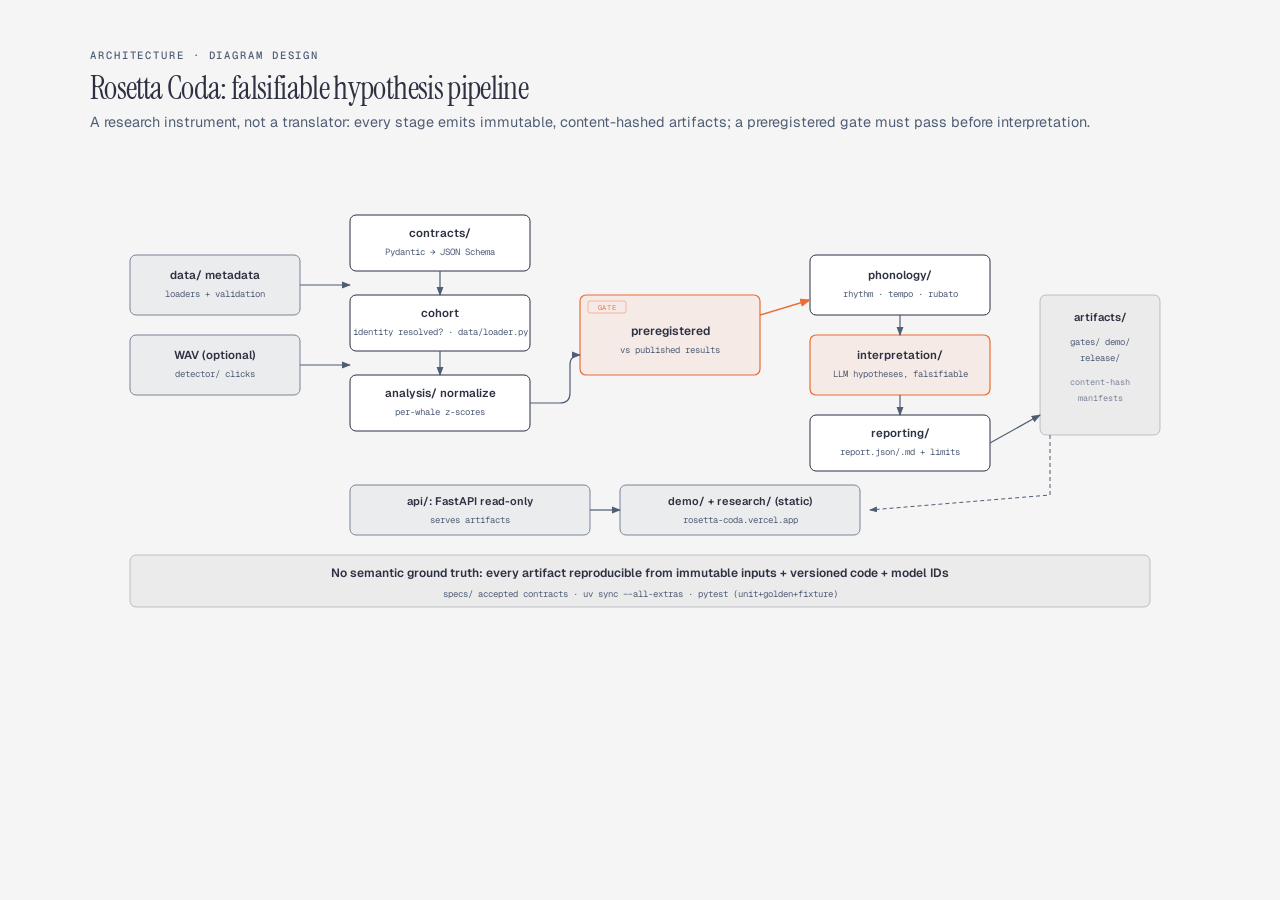
<file: docs/diagrams/architecture.html>
<!DOCTYPE html>
<html lang="en">
<head>
  <meta charset="UTF-8">
  <meta name="viewport" content="width=device-width, initial-scale=1.0">
  <title>Rosetta Coda: architecture</title>
  <link href="https://fonts.googleapis.com/css2?family=Instrument+Serif:ital@0;1&family=Geist:wght@400;500;600&family=Geist+Mono:wght@400;500;600&display=swap" rel="stylesheet">
  <style>
    *, *::before, *::after { box-sizing: border-box; margin: 0; padding: 0; }
    :root {
      --color-paper:   #f5f5f5;
      --color-ink:     #2d3142;
      --color-muted:   #4f5d75;
      --color-accent:  #eb6c36;
      --font-sans:     'Geist', system-ui, sans-serif;
      --font-serif:    'Instrument Serif', serif;
      --font-mono:     'Geist Mono', ui-monospace, monospace;
    }
    body {
      font-family: var(--font-sans);
      background: var(--color-paper);
      color: var(--color-ink);
      min-height: 100vh;
      display: flex;
      align-items: flex-start;
      justify-content: center;
      padding: 3rem 2rem;
    }
    .frame { max-width: 1100px; width: 100%; }
    .eyebrow {
      font-family: var(--font-mono);
      font-size: 0.66rem; font-weight: 500;
      letter-spacing: 0.18em; text-transform: uppercase;
      color: var(--color-muted); margin-bottom: 0.5rem;
    }
    h1 {
      font-family: var(--font-serif);
      font-size: clamp(1.5rem, 2.4vw + 0.75rem, 2rem);
      font-weight: 400; letter-spacing: -0.02em; line-height: 1.15;
      margin-bottom: 0.4rem;
    }
    .sub { color: var(--color-muted); font-size: 0.9rem; margin-bottom: 1.5rem; }
    svg { width: 100%; display: block; }
  </style>
</head>
<body>
  <div class="frame">
    <p class="eyebrow">Architecture · Diagram Design</p>
    <h1>Rosetta Coda: falsifiable hypothesis pipeline</h1>
    <p class="sub">A research instrument, not a translator: every stage emits immutable, content-hashed artifacts; a preregistered gate must pass before interpretation.</p>

    <svg viewBox="0 0 1100 480" xmlns="http://www.w3.org/2000/svg" role="img" aria-labelledby="rc-title rc-desc">
      <title id="rc-title">Rosetta Coda pipeline</title>
      <desc id="rc-desc">Metadata and optional WAV ingest to canonical records; cohort resolves identity; analysis normalizes timing z-scores; a preregistered statistical gate blocks interpretation until passed; phonology extracts deterministic features; an analyst adapter generates ranked falsifiable hypotheses; reporting assembles citable artifacts. All stages write content-addressed JSON to artifacts/.</desc>
      <defs>
        <marker id="rc-arrow" markerWidth="8" markerHeight="6" refX="7" refY="3" orient="auto"><polygon points="0 0, 8 3, 0 6" fill="#4f5d75"/></marker>
        <marker id="rc-arrow-accent" markerWidth="8" markerHeight="6" refX="7" refY="3" orient="auto"><polygon points="0 0, 8 3, 0 6" fill="#eb6c36"/></marker>
      </defs>

      <rect width="1100" height="480" fill="#f5f5f5"/>

      <!-- inputs -->
      <rect x="40" y="100" width="170" height="60" rx="6" fill="rgba(79,93,117,0.06)" stroke="#7a8399" stroke-width="1"/>
      <text x="125" y="124" fill="#2d3142" font-size="11.5" font-weight="600" font-family="'Geist', sans-serif" text-anchor="middle">data/ metadata</text>
      <text x="125" y="142" fill="#4f5d75" font-size="9" font-family="'Geist Mono', monospace" text-anchor="middle">loaders + validation</text>

      <rect x="40" y="180" width="170" height="60" rx="6" fill="rgba(79,93,117,0.06)" stroke="#7a8399" stroke-width="1"/>
      <text x="125" y="204" fill="#2d3142" font-size="11.5" font-weight="600" font-family="'Geist', sans-serif" text-anchor="middle">WAV (optional)</text>
      <text x="125" y="222" fill="#4f5d75" font-size="9" font-family="'Geist Mono', monospace" text-anchor="middle">detector/ clicks</text>

      <!-- pipeline -->
      <rect x="260" y="60" width="180" height="56" rx="6" fill="#ffffff" stroke="#2d3142" stroke-width="1"/>
      <text x="350" y="82" fill="#2d3142" font-size="11.5" font-weight="600" font-family="'Geist', sans-serif" text-anchor="middle">contracts/</text>
      <text x="350" y="100" fill="#4f5d75" font-size="9" font-family="'Geist Mono', monospace" text-anchor="middle">Pydantic → JSON Schema</text>

      <rect x="260" y="140" width="180" height="56" rx="6" fill="#ffffff" stroke="#2d3142" stroke-width="1"/>
      <text x="350" y="162" fill="#2d3142" font-size="11.5" font-weight="600" font-family="'Geist', sans-serif" text-anchor="middle">cohort</text>
      <text x="350" y="180" fill="#4f5d75" font-size="9" font-family="'Geist Mono', monospace" text-anchor="middle">identity resolved? · data/loader.py</text>

      <rect x="260" y="220" width="180" height="56" rx="6" fill="#ffffff" stroke="#2d3142" stroke-width="1"/>
      <text x="350" y="242" fill="#2d3142" font-size="11.5" font-weight="600" font-family="'Geist', sans-serif" text-anchor="middle">analysis/ normalize</text>
      <text x="350" y="260" fill="#4f5d75" font-size="9" font-family="'Geist Mono', monospace" text-anchor="middle">per-whale z-scores</text>

      <!-- gate -->
      <rect x="490" y="140" width="180" height="80" rx="6" fill="rgba(235,108,54,0.08)" stroke="#eb6c36" stroke-width="1.2"/>
      <rect x="498" y="146" width="38" height="12" rx="2" fill="transparent" stroke="rgba(235,108,54,0.50)" stroke-width="0.8"/>
      <text x="517" y="155" fill="rgba(235,108,54,0.9)" font-size="7" font-family="'Geist Mono', monospace" text-anchor="middle" letter-spacing="0.08em">GATE</text>
      <text x="580" y="180" fill="#2d3142" font-size="12" font-weight="600" font-family="'Geist', sans-serif" text-anchor="middle">preregistered</text>
      <text x="580" y="198" fill="#4f5d75" font-size="9" font-family="'Geist Mono', monospace" text-anchor="middle">vs published results</text>

      <rect x="720" y="100" width="180" height="60" rx="6" fill="#ffffff" stroke="#2d3142" stroke-width="1"/>
      <text x="810" y="124" fill="#2d3142" font-size="11.5" font-weight="600" font-family="'Geist', sans-serif" text-anchor="middle">phonology/</text>
      <text x="810" y="142" fill="#4f5d75" font-size="9" font-family="'Geist Mono', monospace" text-anchor="middle">rhythm · tempo · rubato</text>

      <rect x="720" y="180" width="180" height="60" rx="6" fill="rgba(235,108,54,0.08)" stroke="#eb6c36" stroke-width="1.2"/>
      <text x="810" y="204" fill="#2d3142" font-size="11.5" font-weight="600" font-family="'Geist', sans-serif" text-anchor="middle">interpretation/</text>
      <text x="810" y="222" fill="#4f5d75" font-size="9" font-family="'Geist Mono', monospace" text-anchor="middle">LLM hypotheses, falsifiable</text>

      <rect x="720" y="260" width="180" height="56" rx="6" fill="#ffffff" stroke="#2d3142" stroke-width="1"/>
      <text x="810" y="282" fill="#2d3142" font-size="11.5" font-weight="600" font-family="'Geist', sans-serif" text-anchor="middle">reporting/</text>
      <text x="810" y="300" fill="#4f5d75" font-size="9" font-family="'Geist Mono', monospace" text-anchor="middle">report.json/.md + limits</text>

      <!-- artifacts -->
      <rect x="950" y="140" width="120" height="140" rx="6" fill="rgba(45,49,66,0.05)" stroke="rgba(45,49,66,0.32)" stroke-width="0.8"/>
      <text x="1010" y="166" fill="#2d3142" font-size="11" font-weight="600" font-family="'Geist', sans-serif" text-anchor="middle">artifacts/</text>
      <text x="1010" y="190" fill="#4f5d75" font-size="9" font-family="'Geist Mono', monospace" text-anchor="middle">gates/ demo/</text>
      <text x="1010" y="206" fill="#4f5d75" font-size="9" font-family="'Geist Mono', monospace" text-anchor="middle">release/</text>
      <text x="1010" y="230" fill="#7a8399" font-size="8.5" font-family="'Geist Mono', monospace" text-anchor="middle">content-hash</text>
      <text x="1010" y="246" fill="#7a8399" font-size="8.5" font-family="'Geist Mono', monospace" text-anchor="middle">manifests</text>

      <!-- consumers -->
      <rect x="260" y="330" width="240" height="50" rx="6" fill="rgba(79,93,117,0.06)" stroke="#7a8399" stroke-width="1"/>
      <text x="380" y="350" fill="#2d3142" font-size="11" font-weight="600" font-family="'Geist', sans-serif" text-anchor="middle">api/: FastAPI read-only</text>
      <text x="380" y="368" fill="#4f5d75" font-size="9" font-family="'Geist Mono', monospace" text-anchor="middle">serves artifacts</text>
      <rect x="530" y="330" width="240" height="50" rx="6" fill="rgba(79,93,117,0.06)" stroke="#7a8399" stroke-width="1"/>
      <text x="650" y="350" fill="#2d3142" font-size="11" font-weight="600" font-family="'Geist', sans-serif" text-anchor="middle">demo/ + research/ (static)</text>
      <text x="650" y="368" fill="#4f5d75" font-size="9" font-family="'Geist Mono', monospace" text-anchor="middle">rosetta-coda.vercel.app</text>

      <!-- edges -->
      <path d="M 210 130 L 260 130" fill="none" stroke="#4f5d75" stroke-width="1.2" marker-end="url(#rc-arrow)"/>
      <path d="M 210 210 L 260 210" fill="none" stroke="#4f5d75" stroke-width="1.2" marker-end="url(#rc-arrow)"/>
      <path d="M 350 116 L 350 140" fill="none" stroke="#4f5d75" stroke-width="1.2" marker-end="url(#rc-arrow)"/>
      <path d="M 350 196 L 350 220" fill="none" stroke="#4f5d75" stroke-width="1.2" marker-end="url(#rc-arrow)"/>
      <path d="M 440 248 L 470 248 Q 480 248 480 238 L 480 210 Q 480 200 490 200 L 490 200" fill="none" stroke="#4f5d75" stroke-width="1.2" marker-end="url(#rc-arrow)"/>
      <path d="M 670 160 L 720 145" fill="none" stroke="#eb6c36" stroke-width="1.4" marker-end="url(#rc-arrow-accent)"/>
      <path d="M 810 160 L 810 180" fill="none" stroke="#4f5d75" stroke-width="1.2" marker-end="url(#rc-arrow)"/>
      <path d="M 810 240 L 810 260" fill="none" stroke="#4f5d75" stroke-width="1.2" marker-end="url(#rc-arrow)"/>
      <path d="M 900 288 L 950 260" fill="none" stroke="#4f5d75" stroke-width="1.2" marker-end="url(#rc-arrow)"/>
      <path d="M 500 355 L 530 355" fill="none" stroke="#4f5d75" stroke-width="1.2" marker-end="url(#rc-arrow)"/>
      <path d="M 720 320 L 730 330 L 730 340 L 760 340 L 760 355 L 770 355" fill="none" stroke="none"/>
      <path d="M 810 316 L 810 340 L 770 355" fill="none" stroke="none"/>
      <path d="M 950 320 L 720 340 L 720 352 L 770 352" fill="none" stroke="none"/>
      <path d="M 1000 280 L 1000 330 L 720 330 L 720 330" fill="none" stroke="none"/>
      <path d="M 950 260 L 960 300 L 960 330 L 720 330" fill="none" stroke="none"/>

      <!-- artifacts to consumers -->
      <path d="M 960 280 L 960 340 L 780 355" fill="none" stroke="#4f5d75" stroke-width="1" stroke-dasharray="4,3" marker-end="url(#rc-arrow)"/>
      <path d="M 960 340 L 500 355" fill="none" stroke="none"/>
      <path d="M 960 340 L 640 352 L 640 355 L 770 352" fill="none" stroke="none"/>

      <!-- footer -->
      <rect x="40" y="400" width="1020" height="52" rx="6" fill="rgba(45,49,66,0.05)" stroke="rgba(45,49,66,0.32)" stroke-width="0.8"/>
      <text x="550" y="422" fill="#2d3142" font-size="12" font-weight="600" font-family="'Geist', sans-serif" text-anchor="middle">No semantic ground truth: every artifact reproducible from immutable inputs + versioned code + model IDs</text>
      <text x="550" y="442" fill="#4f5d75" font-size="9" font-family="'Geist Mono', monospace" text-anchor="middle">specs/ accepted contracts · uv sync --all-extras · pytest (unit+golden+fixture)</text>
    </svg>
  </div>
</body>
</html>
</file>
<file: demo/styles.css>
/* ══════════════════════════════════════════════════════════════════
   Rosetta Coda: duration-gate instrument
   Aesthetic: CETI-inspired deep ocean hydrophone station.
   Dark abyss, bioluminescent particles, sonar pulse lamp,
   animated click-train identity. Fits one 16:9 viewport.
   ════════════════════════════════════════════════════════════════════ */

:root {
  color-scheme: dark;

  /* Water column: CETI deep */
  --abyss:   oklch(0.12 0.022 240);
  --deep:    oklch(0.18 0.028 236);
  --panel:   oklch(0.21 0.030 234);
  --panel-2: oklch(0.24 0.032 232);
  --line:    oklch(0.30 0.025 230 / 0.5);

  /* Ink */
  --bone:  oklch(0.94 0.012 215);
  --muted: oklch(0.72 0.022 218);
  --faint: oklch(0.70 0.018 220);

  /* Signals: CETI ocean palette */
  --teal:    oklch(0.76 0.08 200);
  --foam:    oklch(0.82 0.09 175);
  --deepsea: oklch(0.65 0.075 235);
  --amber:   oklch(0.84 0.11 85);
  --coral:   oklch(0.74 0.13 48);

  --pass: var(--amber);
  --fail: var(--coral);

  --r: 10px;
  --pad: clamp(0.7rem, 1.1vw, 1.15rem);
  --gap: clamp(0.6rem, 1vw, 1rem);

  --display: "Inter", "SF Pro Display", -apple-system, BlinkMacSystemFont, system-ui, sans-serif;
  --body: "Inter", "SF Pro Text", -apple-system, BlinkMacSystemFont, system-ui, sans-serif;
  --mono: "SF Mono", "Cascadia Code", "Roboto Mono", ui-monospace;
}

* { box-sizing: border-box; }

html, body { height: 100%; }

body {
  margin: 0;
  font-family: var(--body);
  color: var(--bone);
  background: var(--abyss);
  background-attachment: fixed;
  -webkit-font-smoothing: antialiased;
  text-rendering: optimizeLegibility;
  overflow: hidden;
  position: relative;
}
/* Ocean background image layer */
body::before {
  content: ""; position: fixed; inset: 0;
  background:
    linear-gradient(180deg, oklch(0.12 0.022 240 / 0.7) 0%, oklch(0.12 0.022 240 / 0.85) 100%),
    url("assets/ocean-bg.png") center / cover no-repeat;
  z-index: 0;
  pointer-events: none;
}

/* ── Ambient bioluminescent particles ────────────────────────── */
.particles { position: fixed; inset: 0; pointer-events: none; z-index: 0;
  overflow: hidden; will-change: transform; }

/* Whale silhouette: subtle ambient element */
.whale-bg {
  position: fixed; inset: 0; pointer-events: none; z-index: 0;
  background: url("assets/whale-silhouette.png") right bottom / min(50vw, 600px) auto no-repeat;
  opacity: 0.07;
  mix-blend-mode: screen;
}
.particle {
  position: absolute;
  width: 3px; height: 3px;
  border-radius: 50%;
  background: oklch(0.76 0.08 200 / 0.35);
  box-shadow: 0 0 6px 2px oklch(0.76 0.08 200 / 0.15);
  will-change: transform, opacity;
  animation: drift ease-out infinite;
}
.particle:nth-child(1)  { left: 12%;  animation-duration: 24s; animation-delay: 0s;  bottom: -5%; }
.particle:nth-child(2)  { left: 25%;  animation-duration: 28s; animation-delay: 2s;  bottom: -5%; }
.particle:nth-child(3)  { left: 40%;  animation-duration: 22s; animation-delay: 5s;  bottom: -5%; }
.particle:nth-child(4)  { left: 55%;  animation-duration: 26s; animation-delay: 1s;  bottom: -5%; }
.particle:nth-child(5)  { left: 68%;  animation-duration: 24s; animation-delay: 7s;  bottom: -5%; }
.particle:nth-child(6)  { left: 80%;  animation-duration: 27s; animation-delay: 3s;  bottom: -5%; }
.particle:nth-child(7)  { left: 35%;  animation-duration: 21s; animation-delay: 9s;  bottom: -5%; }
.particle:nth-child(8)  { left: 72%;  animation-duration: 26s; animation-delay: 4s;  bottom: -5%; }
.particle:nth-child(9)  { left: 50%;  animation-duration: 25s; animation-delay: 6s;  bottom: -5%; }
.particle:nth-child(10) { left: 90%;  animation-duration: 23s; animation-delay: 8s;  bottom: -5%; width: 2px; height: 2px; }
.particle:nth-child(11) { left: 18%;  animation-duration: 20s; animation-delay: 11s; bottom: -5%; width: 4px; height: 4px; }
.particle:nth-child(12) { left: 62%;  animation-duration: 28s; animation-delay: 10s; bottom: -5%; }
.particle:nth-child(13) { left: 8%;   animation-duration: 22s; animation-delay: 13s; bottom: -5%; width: 2px; height: 2px; }
.particle:nth-child(14) { left: 45%;  animation-duration: 27s; animation-delay: 12s; bottom: -5%; }
.particle:nth-child(15) { left: 85%;  animation-duration: 21s; animation-delay: 15s; bottom: -5%; width: 2px; height: 2px; }

@keyframes drift {
  0%   { transform: translateY(0) translateX(0); opacity: 0; }
  10%  { opacity: 1; }
  90%  { opacity: 0.6; }
  100% { transform: translateY(-110vh) translateX(40px); opacity: 0; }
}

.mono { font-family: var(--mono); font-feature-settings: "tnum" 1; letter-spacing: -0.01em; }

.skip-link {
  position: absolute; left: 0.5rem; top: -3rem;
  background: var(--panel); color: var(--bone);
  padding: 0.5rem 0.85rem; border-radius: var(--r);
  z-index: 20; transition: top 0.16s ease;
}
.skip-link:focus { top: 0.5rem; }

/* ── Instrument grid ─────────────────────────────────────────────── */
.instrument {
  height: 100vh;
  height: 100dvh;
  padding: clamp(0.85rem, 1.5vw, 1.5rem);
  display: grid;
  grid-template-columns: minmax(0, 1.08fr) minmax(0, 0.92fr);
  grid-template-rows: auto auto minmax(0, 1fr);
  grid-template-areas:
    "mast mast"
    "rail rail"
    "evid hypo";
  column-gap: 0;
  row-gap: var(--gap);
  max-width: 1680px;
  margin-inline: auto;
  position: relative;
  z-index: 1;
  border: 1px solid var(--line);
  background: oklch(0.12 0.022 240 / 0.35);
}
.instrument .evidence { padding-right: var(--gap); border-right: 1px solid var(--line); }
.instrument .hypo { padding-left: var(--gap); border-radius: 0; }

.frame-mark {
  position: absolute; width: 8px; height: 8px; pointer-events: none;
  border-color: var(--teal); border-style: solid; opacity: 0.55; z-index: 2;
}
.frame-mark--tl { top: 5px; left: 5px; border-width: 1px 0 0 1px; }
.frame-mark--tr { top: 5px; right: 5px; border-width: 1px 1px 0 0; }
.frame-mark--bl { bottom: 5px; left: 5px; border-width: 0 0 1px 1px; }
.frame-mark--br { bottom: 5px; right: 5px; border-width: 0 1px 1px 0; }

.site-nav {
  display: flex; align-items: center; gap: 0.9rem;
  font-family: var(--mono); font-size: 0.68rem;
  letter-spacing: 0.14em; text-transform: uppercase;
}
.site-nav a {
  color: var(--muted); text-decoration: none;
  border-bottom: 1px solid transparent; padding-bottom: 0.12rem;
}
.site-nav a:hover { color: var(--bone); }
.site-nav a[aria-current="page"] {
  color: var(--bone); border-bottom-color: var(--teal);
}

.rail {
  grid-area: rail;
  display: flex; align-items: center; gap: 0.7rem;
  margin: 0; padding: 0 0.15rem;
  font-family: var(--mono); font-size: 0.68rem;
  letter-spacing: 0.12em; text-transform: uppercase;
  color: var(--faint);
}
.rail .mono { color: var(--teal); letter-spacing: 0.08em; }
.rail__rule {
  flex: 1; height: 1px; background: var(--line); min-width: 2rem;
}

/* ── Masthead ────────────────────────────────────────────────────── */
.masthead {
  grid-area: mast;
  display: flex; align-items: center; justify-content: space-between;
  gap: 1rem;
  flex-wrap: wrap;
  padding-bottom: clamp(0.4rem, 0.9vw, 0.8rem);
  border-bottom: 1px solid var(--line);
}
.ident { display: flex; align-items: center; gap: 0.85rem; }

/* Animated click-train logo */
.ident__mark { color: var(--teal); display: grid; place-items: center;
  filter: drop-shadow(0 0 14px oklch(0.76 0.08 200 / 0.3)); }
.ident__mark .ct-line {
  stroke: currentColor;
  stroke-width: 1.4;
  stroke-linecap: round;
  animation: clickTrain 2s ease-in-out infinite;
}
.ident__mark .ct-line:nth-child(1) { animation-delay: 0s; }
.ident__mark .ct-line:nth-child(2) { animation-delay: 0.15s; }
.ident__mark .ct-line:nth-child(3) { animation-delay: 0.3s; }
.ident__mark .ct-line:nth-child(4) { animation-delay: 0.45s; }
.ident__mark .ct-line:nth-child(5) { animation-delay: 0.6s; }
.ident__mark .ct-line:nth-child(6) { animation-delay: 0.75s; }

@keyframes clickTrain {
  0%, 100% { opacity: 0.35; }
  25%      { opacity: 1; }
  50%      { opacity: 0.35; }
}

.ident__text h1 {
  font-family: var(--display);
  font-weight: 500; font-size: clamp(1.25rem, 2.1vw, 1.9rem);
  line-height: 1; margin: 0; letter-spacing: -0.01em;
}
.ident__sub { margin: 0.28rem 0 0; color: var(--muted);
  font-size: clamp(0.8rem, 0.95vw, 0.9rem);
  display: flex; align-items: center; gap: 0.5rem; flex-wrap: wrap; }
.ident__sub .mono { color: var(--teal); }
.ident__tag {
  color: var(--bone); font-weight: 500;
  padding: 0.12rem 0.5rem; border-radius: 999px;
  border: 1px solid var(--line); background: oklch(0.76 0.08 200 / 0.08);
  letter-spacing: 0.01em;
}
.ident__sep { color: var(--faint); }

.status {
  display: flex; align-items: center; gap: 0.9rem;
  padding: 0.45rem 0.85rem;
  background: linear-gradient(var(--panel), var(--deep));
  border: 1px solid var(--line); border-radius: 999px;
  position: relative; overflow: hidden;
}
/* Sonar pulse rings */
.status__lamp-wrap { position: relative; width: 24px; height: 24px;
  display: grid; place-items: center; flex: none; }
.status__lamp-wrap::before,
.status__lamp-wrap::after {
  content: ""; position: absolute;
  width: 100%; height: 100%;
  border-radius: 50%;
  border: 1.5px solid transparent;
  pointer-events: none;
  will-change: transform, opacity;
}
.status__lamp-wrap[data-state="loading"]::before {
  border-color: oklch(0.76 0.08 200 / 0.3);
  animation: sonarRing 2.4s ease-out infinite;
}
.status__lamp-wrap[data-state="loading"]::after {
  border-color: oklch(0.76 0.08 200 / 0.15);
  animation: sonarRing 2.4s ease-out infinite 0.8s;
}
.status__lamp-wrap[data-state="pass"]::before {
  border-color: oklch(0.84 0.11 85 / 0.25);
  animation: sonarRing 3s ease-out infinite;
}
.status__lamp-wrap[data-state="pass"]::after {
  border-color: oklch(0.84 0.11 85 / 0.12);
  animation: sonarRing 3s ease-out infinite 1s;
}

@keyframes sonarRing {
  0%   { transform: scale(0.8); opacity: 1; }
  100% { transform: scale(3);   opacity: 0; }
}

.status__lamp {
  width: 14px; height: 14px; border-radius: 50%;
  background: var(--muted);
  position: relative; z-index: 1;
}
.status__lamp[data-state="pass"] {
  background: var(--pass);
  box-shadow: 0 0 16px 2px oklch(0.84 0.11 85 / 0.6);
  animation: pulse 2.6s ease-in-out infinite;
}
.status__lamp[data-state="fail"] {
  background: var(--fail);
  box-shadow: 0 0 16px 2px oklch(0.74 0.13 48 / 0.6);
}
.status__lamp[data-state="loading"] {
  background: var(--teal);
  box-shadow: 0 0 16px 2px oklch(0.76 0.08 200 / 0.5);
  animation: blink 1.1s steps(2) infinite;
}
.status__label {
  font-size: 0.8rem; letter-spacing: 0.14em; text-transform: uppercase;
  color: var(--bone); font-weight: 500;
}
.status__hash {
  font-size: 0.74rem; color: var(--faint);
  padding-left: 0.7rem; border-left: 1px solid var(--line);
}

@keyframes pulse { 0%, 100% { opacity: 1; } 50% { opacity: 0.5; } }
@keyframes blink { 0% { opacity: 0.3; } 100% { opacity: 1; } }

/* ══ Evidence column ══ */
.evidence {
  grid-area: evid;
  display: grid;
  grid-template-columns: 1fr 1fr;
  grid-template-rows: auto 1fr;
  grid-template-areas:
    "cohort model"
    "whales whales";
  gap: var(--gap);
  min-height: 0;
}
.panel--cohort { grid-area: cohort; }
.panel--model  { grid-area: model; }
.panel--whales { grid-area: whales; }

.panel {
  background: linear-gradient(160deg, var(--panel) 0%, var(--deep) 100%);
  border: 1px solid var(--line);
  border-radius: var(--r);
  padding: var(--pad);
  min-height: 0;
  display: flex; flex-direction: column;
  position: relative;
  backdrop-filter: blur(4px);
}
.panel::before {
  content: ""; position: absolute; inset: 0 0 auto 0; height: 2px;
  background: linear-gradient(90deg, transparent, var(--teal), transparent);
  opacity: 0.25; border-radius: var(--r) var(--r) 0 0;
}
.panel__title {
  margin: 0 0 0.6rem;
  font-family: var(--display); font-weight: 500;
  font-size: clamp(0.82rem, 1.1vw, 0.98rem);
  letter-spacing: 0.02em; color: var(--bone);
  display: flex; align-items: baseline; justify-content: space-between; gap: 0.5rem;
}
.panel__meta { color: var(--faint); font-size: 0.72rem; font-weight: 400;
  font-family: var(--body); font-style: italic; }
.panel__title .mono { font-style: normal; }

/* Cohort funnel */
.funnel { list-style: none; margin: 0 0 0.7rem; padding: 0;
  display: grid; gap: 0.28rem; }
.funnel__step {
  display: grid; grid-template-columns: auto 1fr; align-items: baseline;
  gap: 0.6rem; padding: 0.28rem 0.5rem;
  background: var(--deep); border-radius: 6px;
  border-left: 2px solid var(--line);
}
.funnel__step[data-terminal] { border-left-color: var(--teal); }
.funnel__n { font-size: 0.92rem; color: var(--teal); text-align: right; min-width: 3.4ch; }
.funnel__k { font-size: 0.74rem; color: var(--muted); text-transform: lowercase; letter-spacing: 0.03em; }
.funnel__step.is-skeleton {
  opacity: 0.4;
  position: relative; overflow: hidden;
}
.funnel__step.is-skeleton::after {
  content: ""; position: absolute; inset: 0;
  background: linear-gradient(90deg,
    transparent 0%,
    oklch(0.40 0.03 222 / 0.15) 50%,
    transparent 100%);
  will-change: transform;
  animation: skeletonShimmer 1.6s cubic-bezier(0.4, 0, 0.2, 1) infinite;
}
@keyframes skeletonShimmer {
  0%   { transform: translateX(-100%); }
  100% { transform: translateX(100%); }
}

/* Vowel split */
.split { margin-top: auto; }
.split__bar { display: flex; height: 15px; border-radius: 4px; overflow: hidden;
  border: 1px solid var(--line); background: var(--deep); }
.split__seg { display: block; height: 100%; }
.split__seg--a { background: linear-gradient(var(--foam), oklch(0.74 0.085 175)); }
.split__seg--i { background: linear-gradient(var(--deepsea), oklch(0.57 0.07 235)); }
.split__legend { display: flex; gap: 1.1rem; margin: 0.55rem 0 0; }
.split__legend div { display: flex; align-items: baseline; gap: 0.4rem; }
.split__legend dt { display: flex; align-items: center; gap: 0.34rem; margin: 0;
  color: var(--muted); font-size: 0.76rem; }
.split__legend dt em { font-style: italic; color: var(--bone); }
.split__legend dd { margin: 0; font-size: 0.86rem; color: var(--bone); }
.dot { width: 8px; height: 8px; border-radius: 2px; display: inline-block; }
.dot--a { background: var(--foam); }
.dot--i { background: var(--deepsea); }
.dot--w { background: var(--teal); }

/* Mixed model */
.coef { margin: 0.1rem 0 0.7rem; display: flex; align-items: baseline; gap: 0.6rem; flex-wrap: wrap; }
.coef__value {
  font-size: clamp(1.9rem, 3.6vw, 3rem); line-height: 0.9;
  color: var(--foam); font-weight: 500;
}
.coef__unit { color: var(--muted); font-size: 0.86rem; font-style: italic;
  display: flex; align-items: baseline; gap: 0.3rem; flex-wrap: wrap; }
.coef__unit #coef-label { color: var(--bone); font-style: normal; font-size: 0.8rem; }
.coef__s { color: var(--foam); font-style: normal; font-weight: 500; font-size: 1rem; }
.coef__note { margin: 0 0 0.7rem; font-size: 0.74rem; color: var(--faint);
  font-style: italic; line-height: 1.35; }
.coef__note em { color: var(--muted); font-style: normal; }
.stats { display: grid; grid-template-columns: 1fr 1fr; gap: 0.35rem 1.1rem; margin: 0; }
.stats div { display: flex; align-items: baseline; justify-content: space-between;
  border-bottom: 1px dotted var(--line); padding-bottom: 0.2rem; }
.stats dt { color: var(--muted); font-size: 0.78rem; }
.stats dd { margin: 0; color: var(--bone); font-size: 0.86rem; }
.stats dd.sig { color: var(--foam); }
.warn {
  margin: 0.6rem 0 0; font-size: 0.72rem; color: var(--amber);
  font-style: italic; line-height: 1.35;
  padding-left: 0.6rem; border-left: 2px solid var(--amber);
}

/* Per-whale */
.whales { display: grid; grid-template-columns: repeat(4, 1fr); gap: 0.8rem;
  align-items: end; flex: 1; min-height: 0; margin-top: 0.2rem; }
.whale { display: flex; flex-direction: column; justify-content: flex-end;
  height: 100%; gap: 0.35rem; text-align: center; }
.whale__val { font-family: var(--mono); font-size: 0.86rem; color: var(--foam);
  font-weight: 500; line-height: 1; }
.whale__z { font-size: 0.62em; color: var(--muted); margin-left: 0.08em; }
.whale__track { flex: 1; display: flex; align-items: flex-end; min-height: 0;
  border-bottom: 1px solid oklch(0.76 0.08 200 / 0.35); }
.whale__fill {
  width: 100%; border-radius: 4px 4px 0 0;
  background: linear-gradient(var(--foam), oklch(0.68 0.085 180));
  transform-origin: bottom; transform: scaleY(0);
  will-change: transform;
  animation: grow 0.9s cubic-bezier(0.16, 1, 0.3, 1) forwards;
}
.whale__id { font-family: var(--mono); font-size: 0.78rem; color: var(--bone);
  letter-spacing: 0.02em; }
.whale__n { font-size: 0.72rem; color: var(--faint); font-style: italic; }
.whales__foot { margin: 0.6rem 0 0; font-size: 0.76rem; color: var(--muted);
  line-height: 1.4; }
.whales__foot em { color: var(--foam); font-style: normal; }

@keyframes grow { to { transform: scaleY(1); } }

/* ══ Hypothesis column ══ */
.hypo {
  grid-area: hypo;
  display: flex; flex-direction: column; min-height: 0;
  background:
    linear-gradient(165deg, var(--panel-2) 0%, var(--deep) 100%);
  border: 1px solid var(--line);
  border-radius: var(--r);
  padding: var(--pad);
  position: relative; overflow: hidden;
  backdrop-filter: blur(4px);
}
.hypo::before {
  content: ""; position: absolute; inset: 0 0 auto 0; height: 3px;
  background: linear-gradient(90deg, var(--teal), var(--foam));
  opacity: 0.6;
}
.hypo__head { display: flex; align-items: center; justify-content: space-between;
  gap: 0.7rem; margin-bottom: 0.55rem; flex-wrap: nowrap; flex: none; }
.hypo__head h2 { margin: 0; font-family: var(--display); font-weight: 500;
  font-size: clamp(1rem, 1.5vw, 1.3rem); letter-spacing: -0.01em; }
.hypo__origin {
  font-size: 0.7rem; letter-spacing: 0.08em; text-transform: uppercase;
  padding: 0.28rem 0.6rem; border-radius: 999px; font-weight: 500;
  white-space: nowrap;
}
.hypo__origin[data-origin="mock"] {
  color: var(--coral); border: 1px solid var(--coral);
  background: oklch(0.74 0.13 48 / 0.1);
}
.hypo__origin[data-origin="live"] {
  color: var(--amber); border: 1px solid var(--amber);
  background: oklch(0.84 0.11 85 / 0.1);
}

/* Pinned region: head, claim title/text, compact preview. Never scrolls. */
.hypo__pinned { flex: none; }

/* Scrollable region with shadow indicator */
.hypo__detail {
  flex: 1; min-height: 0; overflow-y: auto;
  padding-right: 0.6rem; margin-top: 0.6rem;
  scrollbar-width: thin; scrollbar-color: var(--line) transparent;
  background:
    linear-gradient(var(--panel-2) 20%, transparent),
    linear-gradient(transparent, var(--panel-2) 80%) 0 100%,
    linear-gradient(transparent, var(--panel-2)) 0 100%;
  background-repeat: no-repeat;
  background-size: 100% 24px, 100% 24px;
  background-attachment: local, scroll;
}
.hypo__detail::-webkit-scrollbar { width: 6px; }
.hypo__detail::-webkit-scrollbar-thumb { background: var(--line); border-radius: 3px; }

.claim { margin: 0 0 0.7rem; }
.claim__title { font-family: var(--display); font-size: clamp(1.05rem, 1.5vw, 1.32rem);
  font-weight: 600; margin: 0 0 0.4rem; color: var(--bone); line-height: 1.2;
  letter-spacing: -0.01em; }
.claim__text { margin: 0; font-size: clamp(0.9rem, 1.15vw, 1.02rem);
  line-height: 1.5; color: oklch(0.9 0.015 215); }

/* Pinned key evidence + key points (above the fold) */
.keyrefs { margin-top: 0.75rem; }
.keypoints { margin-top: 0.7rem; display: grid; gap: 0.5rem; }
.keypoint {
  padding: 0.5rem 0.65rem; border-radius: 8px;
  background: var(--deep); border: 1px solid var(--line);
  border-left-width: 3px;
}
.keypoint--alt  { border-left-color: var(--teal); }
.keypoint--fals { border-left-color: var(--coral); }
.keypoint__tag {
  display: inline-block; font-size: 0.66rem; letter-spacing: 0.13em;
  text-transform: uppercase; font-weight: 600; margin-bottom: 0.25rem;
}
.keypoint--alt  .keypoint__tag { color: var(--teal); }
.keypoint--fals .keypoint__tag { color: var(--coral); }
.keypoint p { margin: 0; font-size: clamp(0.85rem, 1.05vw, 0.95rem);
  line-height: 1.4; color: oklch(0.9 0.015 215); }

.hblock { margin-top: 0.75rem; }
.hblock__label {
  font-size: 0.72rem; letter-spacing: 0.14em; text-transform: uppercase;
  color: var(--muted); margin: 0 0 0.4rem; display: flex; align-items: center; gap: 0.5rem;
}
.hblock__label::after { content: ""; flex: 1; height: 1px; background: var(--line); }
.hblock__hint { text-transform: none; letter-spacing: 0; font-size: 0.68rem;
  color: var(--faint); font-style: italic; }

.refs { display: flex; flex-wrap: wrap; gap: 0.35rem; margin: 0; padding: 0; list-style: none; }
.refs code {
  font-family: var(--mono); font-size: 0.78rem;
  background: var(--deep); color: var(--teal);
  padding: 0.24rem 0.52rem; border-radius: 5px;
  border: 1px solid var(--line);
}
.hlist { margin: 0.35rem 0 0; padding: 0; list-style: none; display: grid; gap: 0.35rem; }
.hlist li { font-size: 0.86rem; line-height: 1.45; color: oklch(0.87 0.015 215);
  padding-left: 1rem; position: relative; }
.hlist li::before { content: ""; position: absolute; left: 0.1rem; top: 0.6em;
  width: 5px; height: 5px; border-radius: 50%; }
.hlist--alt li::before   { background: var(--teal); }
.hlist--fals li::before  { background: var(--coral); }
.hlist--limit li::before { background: var(--faint); }

.meta-row { display: flex; gap: 0.5rem; flex-wrap: wrap; margin-top: 0.7rem; }
.chip { font-size: 0.74rem; color: var(--muted);
  background: var(--deep); border: 1px solid var(--line);
  border-radius: 6px; padding: 0.26rem 0.55rem; }
.chip strong { color: var(--bone); font-weight: 500; }

/* Creed */
.creed {
  margin-top: 0.75rem; padding-top: 0.7rem; border-top: 1px solid var(--line);
  display: flex; flex-wrap: wrap; gap: 0.4rem 1.1rem;
}
.creed span {
  font-family: var(--display); font-size: clamp(0.82rem, 1.05vw, 0.96rem);
  color: var(--bone); font-weight: 500; display: flex; align-items: center; gap: 0.45rem;
}
.creed span::before { content: "▸"; color: var(--teal); font-size: 0.8em; }

/* Preview note: compact single strip */
.preview-note {
  font-size: 0.78rem; line-height: 1.4; color: oklch(0.86 0.05 48);
  padding: 0.4rem 0.6rem; margin: 0 0 0.6rem;
  border-left: 3px solid var(--coral);
  background: oklch(0.74 0.13 48 / 0.08);
  border-radius: 0 6px 6px 0;
}
.preview-note strong { color: var(--coral); }
.preview-note code { font-family: var(--mono); font-size: 0.74rem; color: var(--bone);
  white-space: nowrap; }

/* States */
.empty { color: var(--faint); font-style: italic; font-size: 0.85rem; margin: 0.5rem 0; }
.error-box {
  color: var(--coral); font-size: 0.85rem; line-height: 1.5;
  padding: 0.7rem 0.85rem; border: 1px solid var(--coral);
  border-radius: var(--r); background: oklch(0.74 0.13 48 / 0.08);
}
.error-box code { font-family: var(--mono); font-size: 0.78rem; }

.toast {
  position: fixed; bottom: 1rem; left: 50%; transform: translateX(-50%);
  background: var(--panel); color: var(--bone);
  border: 1px solid var(--coral); border-radius: var(--r);
  padding: 0.6rem 1rem; font-size: 0.82rem; z-index: 30;
  box-shadow: 0 8px 30px oklch(0 0 0 / 0.4);
}

/* Focus visibility */
:focus-visible { outline: 2px solid var(--teal); outline-offset: 2px; border-radius: 3px; }

/* ── Fallbacks for short / narrow viewports ──────────────────────── */
@media (max-height: 620px), (max-width: 860px) {
  body { overflow: auto; }
  .instrument { height: auto; min-height: 100dvh; grid-template-columns: 1fr;
    grid-template-areas: "mast" "rail" "evid" "hypo"; }
  .instrument .evidence { padding-right: 0; border-right: 0; }
  .instrument .hypo { padding-left: 0; }
  .evidence { grid-template-columns: 1fr; grid-template-areas: "cohort" "model" "whales"; }
  .whales { min-height: 200px; }
  /* On a stacked layout the hypothesis detail flows with the page rather than
     scrolling inside a short box: everything stays reachable. */
  .hypo { overflow: visible; }
  .hypo__detail { overflow: visible; max-height: none; background: none; }
}
@media (max-width: 520px) {
  .stats, .evidence { grid-template-columns: 1fr; }
  .whales { grid-template-columns: repeat(2, 1fr); min-height: 300px; row-gap: 1.4rem; }
  .masthead { flex-direction: column; align-items: flex-start; gap: 0.7rem; }
  .status { align-self: stretch; justify-content: flex-start; }
}

/* ── Reduced motion ──────────────────────────────────────────────── */
@media (prefers-reduced-motion: reduce) {
  *, *::before, *::after {
    animation-duration: 0.001ms !important;
    animation-iteration-count: 1 !important;
    transition-duration: 0.001ms !important;
  }
  .particles { display: none; }
  .whale-bg { display: none; }
  .whale__fill { transform: scaleY(1); }
  .status__lamp[data-state="pass"],
  .status__lamp[data-state="loading"] { animation: none; }
  .status__lamp-wrap::before,
  .status__lamp-wrap::after { animation: none !important; display: none; }
  .ident__mark .ct-line { animation: none; opacity: 0.7; }
}
</file>
<file: research/research.css>
/* ══════════════════════════════════════════════════════════════════
   Rosetta Coda: research console
   Same CETI-inspired deep-ocean tokens and visual language as
   demo/styles.css, adapted to a single-column flowing page.
   Standalone: no imports, no build step.
   ════════════════════════════════════════════════════════════════════ */

:root {
  color-scheme: dark;

  /* Water column: CETI deep */
  --abyss:   oklch(0.12 0.022 240);
  --deep:    oklch(0.18 0.028 236);
  --panel:   oklch(0.21 0.030 234);
  --panel-2: oklch(0.24 0.032 232);
  --line:    oklch(0.30 0.025 230 / 0.5);

  /* Ink */
  --bone:  oklch(0.94 0.012 215);
  --muted: oklch(0.72 0.022 218);
  --faint: oklch(0.70 0.018 220);

  /* Signals: CETI ocean palette */
  --teal:    oklch(0.76 0.08 200);
  --foam:    oklch(0.82 0.09 175);
  --deepsea: oklch(0.65 0.075 235);
  --amber:   oklch(0.84 0.11 85);
  --coral:   oklch(0.74 0.13 48);

  /* Verdict semantics: pass=green(foam), indeterminate=amber, fail=red(coral) */
  --pass:          var(--foam);
  --indeterminate: var(--amber);
  --fail:          var(--coral);

  --r: 10px;
  --pad: clamp(0.7rem, 1.1vw, 1.15rem);
  --gap: clamp(0.6rem, 1vw, 1rem);

  --display: "Inter", "SF Pro Display", -apple-system, BlinkMacSystemFont, system-ui, sans-serif;
  --body: "Inter", "SF Pro Text", -apple-system, BlinkMacSystemFont, system-ui, sans-serif;
  --mono: "SF Mono", "Cascadia Code", "Roboto Mono", ui-monospace;
}

* { box-sizing: border-box; }

body {
  margin: 0;
  font-family: var(--body);
  color: var(--bone);
  background: var(--abyss);
  -webkit-font-smoothing: antialiased;
  text-rendering: optimizeLegibility;
  min-height: 100vh;
  position: relative;
}
/* Ocean background image layer (shared asset with demo/) */
body::before {
  content: ""; position: fixed; inset: 0;
  background:
    linear-gradient(180deg, oklch(0.12 0.022 240 / 0.7) 0%, oklch(0.12 0.022 240 / 0.85) 100%),
    url("../demo/assets/ocean-bg.png") center / cover no-repeat;
  z-index: 0;
  pointer-events: none;
}

/* ── Ambient bioluminescent particles ────────────────────────── */
.particles { position: fixed; inset: 0; pointer-events: none; z-index: 0;
  overflow: hidden; will-change: transform; }
.whale-bg {
  position: fixed; inset: 0; pointer-events: none; z-index: 0;
  background: url("../demo/assets/whale-silhouette.png") right bottom / min(50vw, 600px) auto no-repeat;
  opacity: 0.07;
  mix-blend-mode: screen;
}
.particle {
  position: absolute;
  width: 3px; height: 3px;
  border-radius: 50%;
  background: oklch(0.76 0.08 200 / 0.35);
  box-shadow: 0 0 6px 2px oklch(0.76 0.08 200 / 0.15);
  will-change: transform, opacity;
  animation: drift ease-out infinite;
}
.particle:nth-child(1)  { left: 12%;  animation-duration: 24s; animation-delay: 0s;  bottom: -5%; }
.particle:nth-child(2)  { left: 25%;  animation-duration: 28s; animation-delay: 2s;  bottom: -5%; }
.particle:nth-child(3)  { left: 40%;  animation-duration: 22s; animation-delay: 5s;  bottom: -5%; }
.particle:nth-child(4)  { left: 55%;  animation-duration: 26s; animation-delay: 1s;  bottom: -5%; }
.particle:nth-child(5)  { left: 68%;  animation-duration: 24s; animation-delay: 7s;  bottom: -5%; }
.particle:nth-child(6)  { left: 80%;  animation-duration: 27s; animation-delay: 3s;  bottom: -5%; }
.particle:nth-child(7)  { left: 35%;  animation-duration: 21s; animation-delay: 9s;  bottom: -5%; }
.particle:nth-child(8)  { left: 72%;  animation-duration: 26s; animation-delay: 4s;  bottom: -5%; }
.particle:nth-child(9)  { left: 50%;  animation-duration: 25s; animation-delay: 6s;  bottom: -5%; }
.particle:nth-child(10) { left: 90%;  animation-duration: 23s; animation-delay: 8s;  bottom: -5%; width: 2px; height: 2px; }
.particle:nth-child(11) { left: 18%;  animation-duration: 20s; animation-delay: 11s; bottom: -5%; width: 4px; height: 4px; }
.particle:nth-child(12) { left: 62%;  animation-duration: 28s; animation-delay: 10s; bottom: -5%; }

@keyframes drift {
  0%   { transform: translateY(0) translateX(0); opacity: 0; }
  10%  { opacity: 1; }
  90%  { opacity: 0.6; }
  100% { transform: translateY(-110vh) translateX(40px); opacity: 0; }
}

.mono { font-family: var(--mono); font-feature-settings: "tnum" 1; letter-spacing: -0.01em; }

.skip-link {
  position: absolute; left: 0.5rem; top: -3rem;
  background: var(--panel); color: var(--bone);
  padding: 0.5rem 0.85rem; border-radius: var(--r);
  z-index: 20; transition: top 0.16s ease;
}
.skip-link:focus { top: 0.5rem; }

/* ── Page frame ────────────────────────────────────────────────── */
.console {
  max-width: 1080px;
  margin-inline: auto;
  padding: clamp(0.7rem, 1.4vw, 1.35rem);
  display: grid;
  gap: var(--gap);
  position: relative;
  z-index: 1;
}

/* ── Masthead ──────────────────────────────────────────────────── */

.site-nav {
  display: flex; align-items: center; gap: 0.9rem;
  font-family: var(--mono); font-size: 0.68rem;
  letter-spacing: 0.14em; text-transform: uppercase;
}
.site-nav a {
  color: var(--muted); text-decoration: none;
  border-bottom: 1px solid transparent; padding-bottom: 0.12rem;
}
.site-nav a:hover { color: var(--bone); }
.site-nav a[aria-current="page"] {
  color: var(--bone); border-bottom-color: var(--teal);
}

.masthead {
  display: flex; align-items: center; justify-content: space-between;
  gap: 1rem; flex-wrap: wrap;
  padding-bottom: clamp(0.4rem, 0.9vw, 0.8rem);
  border-bottom: 1px solid var(--line);
}
.ident { display: flex; align-items: center; gap: 0.85rem; }

.ident__mark { color: var(--teal); display: grid; place-items: center;
  filter: drop-shadow(0 0 14px oklch(0.76 0.08 200 / 0.3)); }
.ident__mark .ct-line {
  stroke: currentColor; stroke-width: 1.4; stroke-linecap: round;
  animation: clickTrain 2s ease-in-out infinite;
}
.ident__mark .ct-line:nth-child(1) { animation-delay: 0s; }
.ident__mark .ct-line:nth-child(2) { animation-delay: 0.15s; }
.ident__mark .ct-line:nth-child(3) { animation-delay: 0.3s; }
.ident__mark .ct-line:nth-child(4) { animation-delay: 0.45s; }
.ident__mark .ct-line:nth-child(5) { animation-delay: 0.6s; }
.ident__mark .ct-line:nth-child(6) { animation-delay: 0.75s; }
@keyframes clickTrain {
  0%, 100% { opacity: 0.35; }
  25%      { opacity: 1; }
  50%      { opacity: 0.35; }
}

.ident__text h1 {
  font-family: var(--display);
  font-weight: 500; font-size: clamp(1.25rem, 2.1vw, 1.9rem);
  line-height: 1; margin: 0; letter-spacing: -0.01em;
}
.ident__sub { margin: 0.28rem 0 0; color: var(--muted);
  font-size: clamp(0.8rem, 0.95vw, 0.9rem);
  display: flex; align-items: center; gap: 0.5rem; flex-wrap: wrap; }
.ident__sub .mono { color: var(--teal); }
.ident__tag {
  color: var(--bone); font-weight: 500;
  padding: 0.12rem 0.5rem; border-radius: 999px;
  border: 1px solid var(--line); background: oklch(0.76 0.08 200 / 0.08);
  letter-spacing: 0.01em;
}
.ident__sep { color: var(--faint); }

.status {
  display: flex; align-items: center; gap: 0.9rem;
  padding: 0.45rem 0.85rem;
  background: linear-gradient(var(--panel), var(--deep));
  border: 1px solid var(--line); border-radius: 999px;
}
.status__hash {
  font-size: 0.74rem; color: var(--faint);
  padding-left: 0.7rem; border-left: 1px solid var(--line);
}

/* ── Badges ────────────────────────────────────────────────────── */
.badge {
  font-size: 0.72rem; letter-spacing: 0.12em; text-transform: uppercase;
  font-weight: 600; padding: 0.22rem 0.6rem; border-radius: 999px;
  border: 1px solid var(--line); color: var(--muted);
  background: var(--deep); white-space: nowrap;
}
.badge[data-state="pass"],
.badge[data-state="ok"] {
  color: var(--pass); border-color: var(--pass);
  background: oklch(0.82 0.09 175 / 0.1);
}
.badge[data-state="indeterminate"] {
  color: var(--indeterminate); border-color: var(--indeterminate);
  background: oklch(0.84 0.11 85 / 0.1);
}
.badge[data-state="fail"],
.badge[data-state="failed"] {
  color: var(--fail); border-color: var(--fail);
  background: oklch(0.74 0.13 48 / 0.1);
}
.badge[data-state="not_generated"],
.badge[data-state="not_observable"],
.badge[data-state="unknown"] {
  color: var(--faint); border-color: var(--line);
  background: var(--deep);
}
.badge[data-state="loading"] {
  color: var(--teal); border-color: var(--teal);
  background: oklch(0.76 0.08 200 / 0.08);
}
.badge--uncertainty { text-transform: none; letter-spacing: 0.04em; }

/* ── Panels ────────────────────────────────────────────────────── */
main { display: grid; gap: var(--gap); }
.panel {
  background: linear-gradient(160deg, var(--panel) 0%, var(--deep) 100%);
  border: 1px solid var(--line);
  border-radius: var(--r);
  padding: var(--pad);
  position: relative;
  backdrop-filter: blur(4px);
}
.panel::before {
  content: ""; position: absolute; inset: 0 0 auto 0; height: 2px;
  background: linear-gradient(90deg, transparent, var(--teal), transparent);
  opacity: 0.25; border-radius: var(--r) var(--r) 0 0;
}
.panel__title {
  margin: 0 0 0.6rem;
  font-family: var(--display); font-weight: 500;
  font-size: clamp(0.9rem, 1.2vw, 1.05rem);
  letter-spacing: 0.02em; color: var(--bone);
  display: flex; align-items: baseline; justify-content: space-between; gap: 0.5rem;
  flex-wrap: wrap;
}
.panel__meta { color: var(--faint); font-size: 0.72rem; font-weight: 400;
  font-family: var(--body); font-style: italic; }
.panel__title .mono { font-style: normal; }

/* ── Stat rows (gate, calibration) ─────────────────────────────── */
.stat-row { display: flex; align-items: center; gap: 0.7rem; flex-wrap: wrap;
  margin-bottom: 0.7rem; }
.stats { display: grid; grid-template-columns: repeat(auto-fit, minmax(150px, 1fr));
  gap: 0.35rem 1.4rem; margin: 0 0 0.8rem; }
.stats div { display: flex; align-items: baseline; justify-content: space-between;
  border-bottom: 1px dotted var(--line); padding-bottom: 0.2rem; }
.stats dt { color: var(--muted); font-size: 0.78rem; }
.stats dd { margin: 0; color: var(--bone); font-size: 0.86rem; }
.stats dd.sig { color: var(--foam); }
.warn {
  margin: 0.6rem 0 0; font-size: 0.72rem; color: var(--amber);
  font-style: italic; line-height: 1.35;
  padding-left: 0.6rem; border-left: 2px solid var(--amber);
}

/* ── Tables ────────────────────────────────────────────────────── */
.table-wrap { overflow-x: auto; }
table.data {
  width: 100%; border-collapse: collapse;
  font-size: 0.82rem;
}
table.data caption { text-align: left; color: var(--faint); font-size: 0.72rem;
  font-style: italic; padding-bottom: 0.4rem; }
table.data th, table.data td {
  text-align: left; padding: 0.38rem 0.6rem;
  border-bottom: 1px solid var(--line);
}
table.data th {
  color: var(--muted); font-size: 0.68rem; letter-spacing: 0.12em;
  text-transform: uppercase; font-weight: 600;
}
table.data td.num, table.data th.num { text-align: right; font-family: var(--mono);
  font-feature-settings: "tnum" 1; }
table.data td { color: oklch(0.9 0.015 215); }
table.data tr.is-sig td { color: var(--bone); }
table.data tr.is-sig td:first-child { box-shadow: inset 2px 0 0 var(--foam); }
.dir { font-family: var(--mono); font-size: 0.76rem; }
.dir--a { color: var(--foam); }
.dir--i { color: var(--deepsea); }
.footnote { margin: 0.55rem 0 0; font-size: 0.72rem; color: var(--faint);
  font-style: italic; line-height: 1.4; }

/* ── Null / missing states ─────────────────────────────────────── */
.null-val {
  color: var(--faint); font-style: italic; font-family: var(--mono);
  font-size: 0.86em;
}
.loading { color: var(--faint); font-style: italic; font-size: 0.85rem; margin: 0.5rem 0; }
.state-missing { border-style: dashed; }
.state-missing::before { opacity: 0.08; }
.state-missing__msg {
  margin: 0.4rem 0; color: var(--amber); font-style: italic; font-size: 0.85rem;
  padding: 0.5rem 0.7rem; border: 1px dashed var(--amber); border-radius: 6px;
  background: oklch(0.84 0.11 85 / 0.06);
}

/* ── Hypothesis cards ──────────────────────────────────────────── */
.hypo-list { display: grid; gap: 0.8rem; margin: 0; padding: 0; list-style: none; }
.hypo-card {
  background: var(--deep); border: 1px solid var(--line);
  border-radius: 8px; padding: 0.7rem 0.85rem;
  border-left: 3px solid var(--teal);
}
.hypo-card__head { display: flex; align-items: baseline; gap: 0.6rem;
  flex-wrap: wrap; margin-bottom: 0.35rem; }
.hypo-card__rank { font-family: var(--mono); color: var(--teal);
  font-size: 0.78rem; font-weight: 600; }
.hypo-card__title { margin: 0; font-family: var(--display); font-weight: 600;
  font-size: 0.98rem; color: var(--bone); letter-spacing: -0.01em; flex: 1 1 18rem; }
.hypo-card__score { font-family: var(--mono); font-size: 0.78rem; color: var(--muted); }
.hypo-card__score strong { color: var(--foam); font-weight: 500; }
.hypo-card__claim { margin: 0.35rem 0 0.5rem; font-size: 0.88rem; line-height: 1.5;
  color: oklch(0.9 0.015 215); }

.hypo-card details { border-top: 1px solid var(--line); padding-top: 0.4rem; }
.hypo-card summary {
  cursor: pointer; color: var(--muted); font-size: 0.78rem;
  letter-spacing: 0.08em; text-transform: uppercase; font-weight: 600;
  padding: 0.25rem 0; list-style-position: inside;
}
.hypo-card summary:hover { color: var(--bone); }

.hblock { margin-top: 0.6rem; }
.hblock__label {
  font-size: 0.7rem; letter-spacing: 0.14em; text-transform: uppercase;
  color: var(--muted); margin: 0 0 0.35rem; display: flex; align-items: center; gap: 0.5rem;
}
.hblock__label::after { content: ""; flex: 1; height: 1px; background: var(--line); }

.refs { display: flex; flex-wrap: wrap; gap: 0.35rem; margin: 0; padding: 0; list-style: none; }
.refs code {
  font-family: var(--mono); font-size: 0.76rem;
  background: var(--abyss); color: var(--teal);
  padding: 0.22rem 0.5rem; border-radius: 5px;
  border: 1px solid var(--line);
}
.hlist { margin: 0.3rem 0 0; padding: 0; list-style: none; display: grid; gap: 0.35rem; }
.hlist li { font-size: 0.84rem; line-height: 1.45; color: oklch(0.87 0.015 215);
  padding-left: 1rem; position: relative; }
.hlist li::before { content: ""; position: absolute; left: 0.1rem; top: 0.6em;
  width: 5px; height: 5px; border-radius: 50%; }
.hlist--alt li::before   { background: var(--teal); }
.hlist--fals li::before  { background: var(--coral); }
.hlist--limit li::before { background: var(--faint); }

.meta-row { display: flex; gap: 0.5rem; flex-wrap: wrap; margin-top: 0.6rem; }
.chip { font-size: 0.72rem; color: var(--muted);
  background: var(--abyss); border: 1px solid var(--line);
  border-radius: 6px; padding: 0.24rem 0.55rem; }
.chip strong { color: var(--bone); font-weight: 500; }

/* ── Report ────────────────────────────────────────────────────── */
.report-pre {
  margin: 0; padding: 0.7rem 0.85rem;
  background: var(--abyss); border: 1px solid var(--line); border-radius: 8px;
  font-family: var(--mono); font-size: 0.78rem; line-height: 1.55;
  color: oklch(0.87 0.015 215);
  white-space: pre-wrap; word-break: break-word;
  max-height: 32rem; overflow-y: auto;
  scrollbar-width: thin; scrollbar-color: var(--line) transparent;
}

/* ── Footer ────────────────────────────────────────────────────── */
.foot { display: grid; gap: var(--gap); }
.foot__nav { display: flex; gap: 1.2rem; flex-wrap: wrap; }
.foot__nav a { color: var(--teal); font-size: 0.85rem; text-decoration: none;
  border-bottom: 1px dotted var(--teal); padding-bottom: 0.1rem; }
.foot__nav a:hover { color: var(--foam); border-bottom-color: var(--foam); }
.creed { display: flex; flex-wrap: wrap; gap: 0.4rem 1.1rem; margin: 0;
  padding-top: 0.7rem; border-top: 1px solid var(--line); }
.creed span {
  font-family: var(--display); font-size: 0.86rem;
  color: var(--bone); font-weight: 500; display: flex; align-items: center; gap: 0.45rem;
}
.creed span::before { content: "▸"; color: var(--teal); font-size: 0.8em; }

/* ── Time-time plot ────────────────────────────────────────────── */
#sec-timetime,
#sec-timetime .section-body { min-width: 0; }

.tt-shell {
  position: relative;
  border: 1px solid var(--line);
  background: var(--abyss);
  padding: 0.75rem 0.75rem 0.65rem;
  min-width: 0;
}
.tt-shell__mark {
  position: absolute; width: 7px; height: 7px; pointer-events: none;
  border-color: var(--faint); border-style: solid; opacity: 0.7;
}
.tt-shell__mark--tl { top: 4px; left: 4px; border-width: 1px 0 0 1px; }
.tt-shell__mark--tr { top: 4px; right: 4px; border-width: 1px 1px 0 0; }
.tt-shell__mark--bl { bottom: 4px; left: 4px; border-width: 0 0 1px 1px; }
.tt-shell__mark--br { bottom: 4px; right: 4px; border-width: 0 1px 1px 0; }
.tt-callouts {
  display: flex; flex-wrap: wrap; gap: 0.45rem 0.9rem;
  margin: 0 0 0.55rem; padding: 0; list-style: none;
  font-family: var(--mono); font-size: 0.68rem; letter-spacing: 0.08em;
  text-transform: uppercase; color: var(--muted);
}
.tt-callouts li { display: flex; align-items: center; gap: 0.35rem; }
.tt-callouts__pin {
  width: 6px; height: 6px; border: 1px solid currentColor; border-radius: 1px;
}
.tt-callouts__pin--a { color: var(--foam); background: oklch(0.82 0.09 175 / 0.35); }
.tt-callouts__pin--i { color: var(--amber); background: oklch(0.84 0.11 85 / 0.35); }
.tt-callouts__pin--iso { color: var(--faint); }
.tt-mean { fill: none; stroke: var(--bone); stroke-width: 1.1; }
.tt-mean--a { stroke: var(--foam); }
.tt-mean--i { stroke: var(--amber); }
.tt-anno {
  fill: var(--muted); font-family: var(--mono); font-size: 8px;
  letter-spacing: 0.06em;
}
.tt-leader { stroke: var(--line); stroke-width: 1; fill: none; stroke-dasharray: 2 3; }
.tt-readout {
  display: grid; grid-template-columns: repeat(auto-fit, minmax(7rem, 1fr));
  gap: 0.25rem 1rem; margin: 0.55rem 0 0;
  padding-top: 0.45rem; border-top: 1px solid var(--line);
}
.tt-readout div { display: flex; justify-content: space-between; gap: 0.6rem;
  border-bottom: 1px dotted var(--line); padding-bottom: 0.15rem; }
.tt-readout dt {
  font-size: 0.68rem; letter-spacing: 0.12em; text-transform: uppercase;
  color: var(--muted); font-weight: 600;
}
.tt-readout dd { margin: 0; font-family: var(--mono); font-size: 0.78rem; color: var(--bone); }

.tt-toolbar {
  display: flex; align-items: center; justify-content: space-between;
  gap: 0.7rem 1.2rem; flex-wrap: wrap; margin: 0 0 0.7rem;
}
.tt-legend {
  display: flex; align-items: center; gap: 0.85rem;
  margin: 0; padding: 0; list-style: none;
  font-size: 0.78rem; color: var(--muted);
}
.tt-legend li { display: flex; align-items: center; gap: 0.4rem; }
.tt-legend__swatch {
  width: 8px; height: 8px; border-radius: 50%;
  box-shadow: 0 0 0 1px oklch(0.94 0.012 215 / 0.12);
}
.tt-legend__swatch--a { background: var(--foam); }
.tt-legend__swatch--i { background: var(--amber); }

.tt-whales {
  margin: 0; padding: 0.25rem 0.65rem 0.4rem;
  border: 1px solid var(--line); border-radius: 8px;
  background: var(--deep); min-width: min(100%, 16rem);
}
.tt-whales legend {
  padding: 0 0.3rem;
  font-size: 0.68rem; letter-spacing: 0.12em; text-transform: uppercase;
  font-weight: 600; color: var(--muted);
}
.tt-whales__opts { display: flex; flex-wrap: wrap; gap: 0.2rem 0.85rem; }
.tt-whale {
  display: flex; align-items: center; gap: 0.35rem;
  font-size: 0.78rem; color: var(--bone); cursor: pointer;
}
.tt-whale input {
  width: 0.9rem; height: 0.9rem; margin: 0;
  accent-color: var(--teal); cursor: pointer;
}

.tt-figure { margin: 0; min-width: 0; width: 100%; max-width: 100%; }
.tt-svg {
  width: 100%; max-width: min(34rem, 100%); height: auto; display: block;
}
.tt-chrome { pointer-events: none; }
.tt-plot-bg { fill: var(--abyss); stroke: var(--line); stroke-width: 1; }
.tt-diag {
  stroke: var(--faint); stroke-width: 1; stroke-dasharray: 4 3; fill: none;
}
.tt-tick { stroke: var(--line); stroke-width: 1; }
.tt-tick-label {
  fill: var(--faint); font-family: var(--mono); font-size: 9px;
}
.tt-axis-label {
  fill: var(--muted); font-family: var(--body); font-size: 11px;
}
.tt-pt { fill: var(--faint); fill-opacity: 0.55; cursor: pointer; }
.tt-pt--a { fill: var(--foam); }
.tt-pt--i { fill: var(--amber); }
.tt-pt.is-active {
  fill-opacity: 1; stroke: var(--bone); stroke-width: 1.2;
}

.tt-figure figcaption {
  text-align: left; color: var(--faint); font-size: 0.72rem;
  font-style: italic; padding-top: 0.4rem; line-height: 1.4;
}
.tt-detail-wrap { margin: 0.5rem 0 0; min-height: 1.45em; }
.tt-detail {
  display: block; font: inherit;
  font-size: 0.78rem; color: var(--muted); line-height: 1.45;
}

/* Focus visibility */
:focus-visible { outline: 2px solid var(--teal); outline-offset: 2px; border-radius: 3px; }

/* ── Narrow viewports ──────────────────────────────────────────── */
@media (max-width: 520px) {
  .masthead { flex-direction: column; align-items: flex-start; }
  .status { align-self: stretch; justify-content: flex-start; }
  table.data { font-size: 0.76rem; }
  .tt-whales { min-width: 0; width: 100%; }
}

/* ── Reduced motion ────────────────────────────────────────────── */
@media (prefers-reduced-motion: reduce) {
  *, *::before, *::after {
    animation-duration: 0.001ms !important;
    animation-iteration-count: 1 !important;
    transition-duration: 0.001ms !important;
  }
  .particles { display: none; }
  .whale-bg { display: none; }
  .ident__mark .ct-line { animation: none; opacity: 0.7; }
}
</file>
